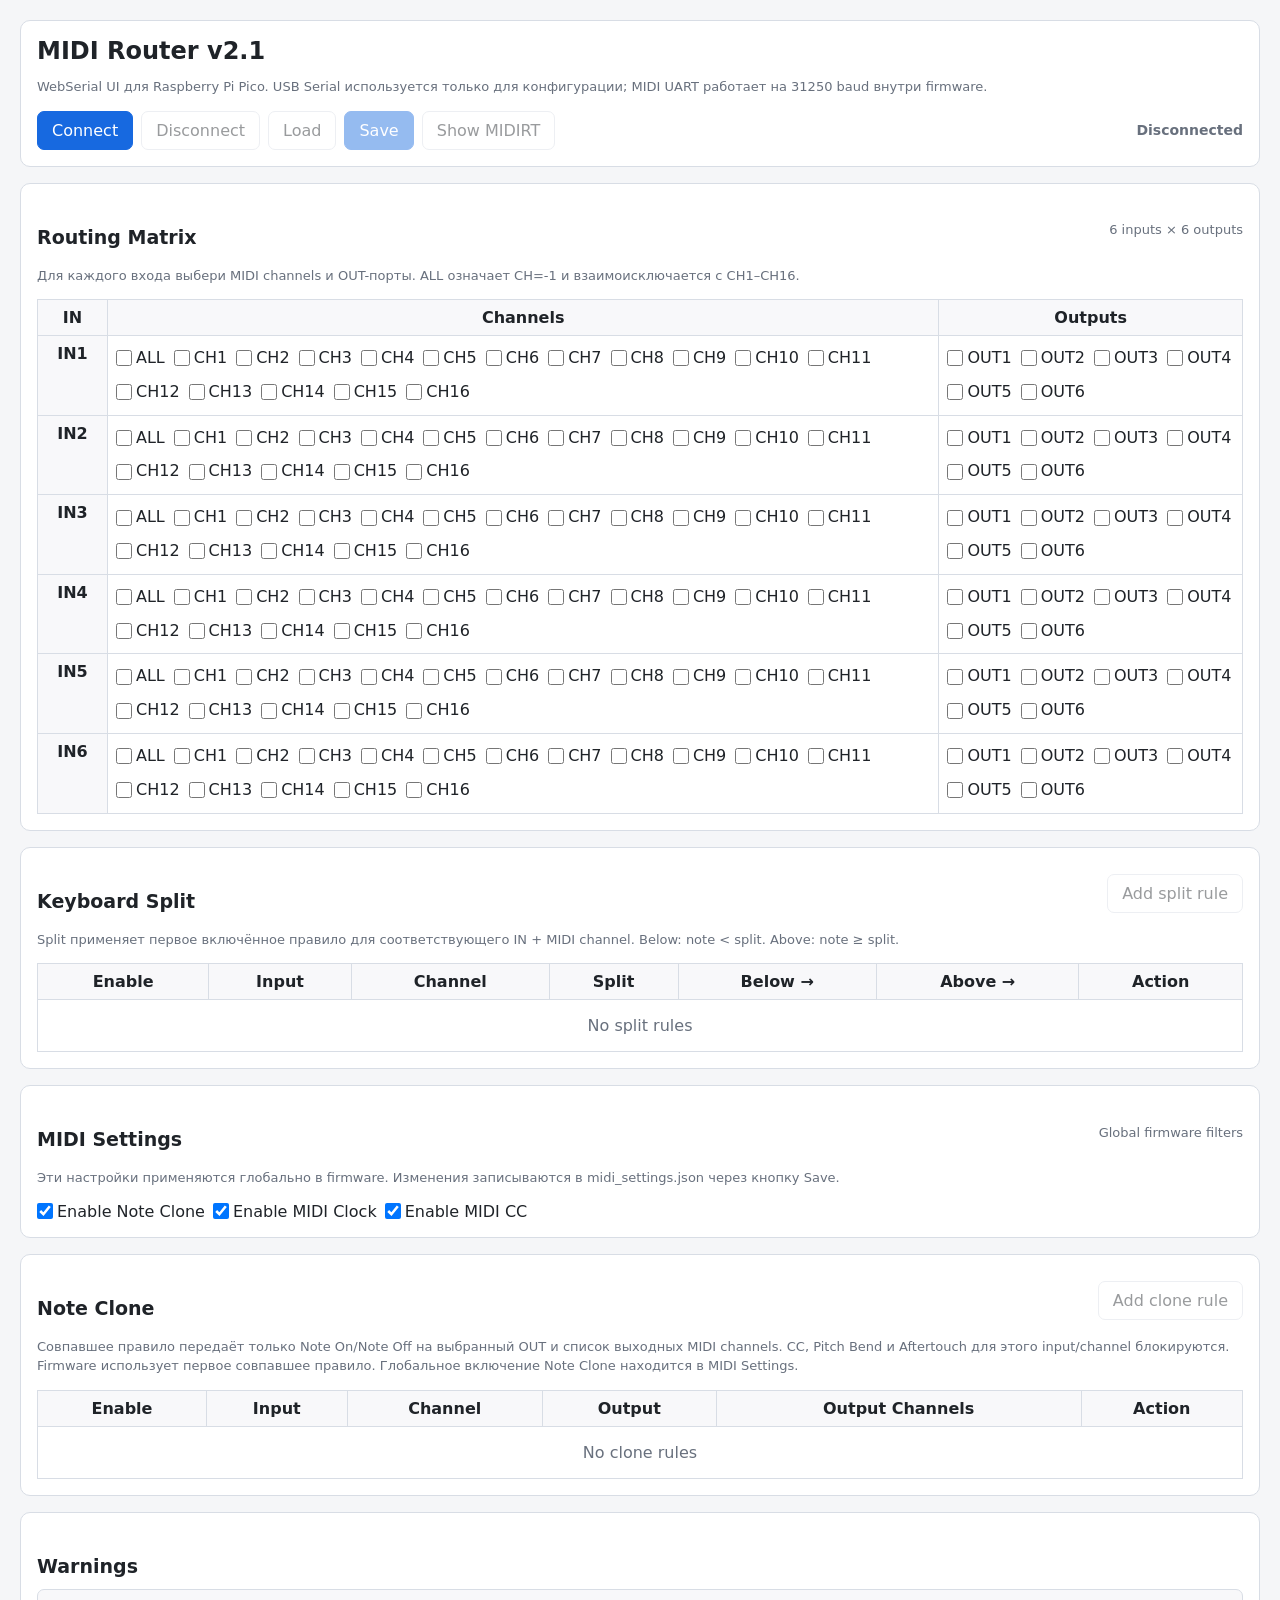
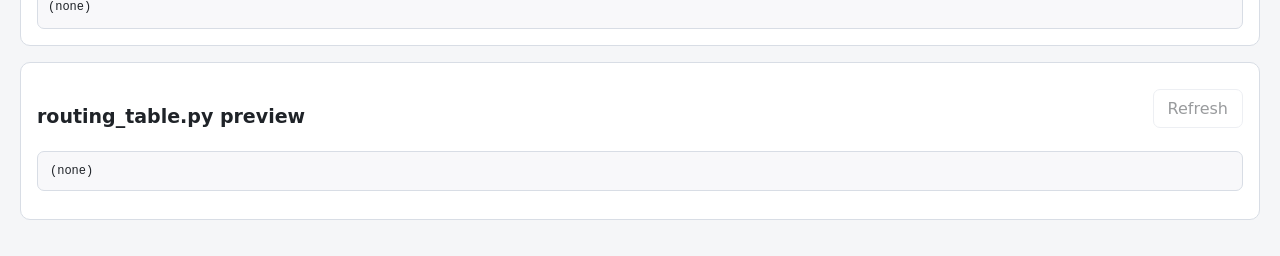
<file: index.html>
<!doctype html>
<html lang="ru">
<head>
<meta charset="utf-8">
<meta name="viewport" content="width=device-width,initial-scale=1">
<title>MIDI Router v2.1</title>
<style>
  :root {
    color-scheme: light dark;
    --bg: #f5f6f8;
    --panel: #fff;
    --text: #1f2328;
    --muted: #68707d;
    --border: #d8dde5;
    --accent: #1769e0;
    --ok: #16803c;
    --error: #c62828;
    --warn: #9a6700;
  }

  * { box-sizing: border-box; }

  body {
    margin: 0;
    padding: 20px;
    background: var(--bg);
    color: var(--text);
    font-family: system-ui, -apple-system, BlinkMacSystemFont, "Segoe UI", sans-serif;
  }

  main {
    max-width: 1500px;
    margin: 0 auto;
  }

  h1, h2 { margin: 0 0 12px; }
  h1 { font-size: 24px; }
  h2 { font-size: 19px; margin-top: 26px; }

  .panel {
    background: var(--panel);
    border: 1px solid var(--border);
    border-radius: 10px;
    padding: 16px;
    margin-bottom: 16px;
  }

  .toolbar {
    display: flex;
    flex-wrap: wrap;
    gap: 8px;
    align-items: center;
  }

  button {
    border: 1px solid var(--border);
    border-radius: 7px;
    padding: 9px 14px;
    background: var(--panel);
    color: var(--text);
    cursor: pointer;
    font: inherit;
  }

  button:hover:not(:disabled) {
    border-color: var(--accent);
  }

  button.primary {
    background: var(--accent);
    border-color: var(--accent);
    color: #fff;
  }

  button.danger {
    color: var(--error);
  }

  button:disabled {
    opacity: .45;
    cursor: not-allowed;
  }

  #status {
    margin-left: auto;
    font-size: 14px;
    font-weight: 600;
  }

  .status-ok { color: var(--ok); }
  .status-error { color: var(--error); }
  .status-neutral { color: var(--muted); }

  .hint {
    color: var(--muted);
    font-size: 13px;
    line-height: 1.5;
    margin: 6px 0 14px;
  }

  .matrix-wrap {
    overflow-x: auto;
  }

  table {
    width: 100%;
    border-collapse: collapse;
  }

  th, td {
    border: 1px solid var(--border);
    padding: 8px;
    vertical-align: top;
  }

  th {
    background: color-mix(in srgb, var(--bg) 75%, var(--panel));
    white-space: nowrap;
  }

  .matrix-table th:first-child {
    width: 70px;
  }

  .matrix-group {
    min-width: 380px;
  }

  .check-grid {
    display: flex;
    flex-wrap: wrap;
    gap: 5px 9px;
    line-height: 1.8;
  }

  label.check {
    display: inline-flex;
    align-items: center;
    gap: 4px;
    white-space: nowrap;
    cursor: pointer;
  }

  input[type="checkbox"] {
    width: 16px;
    height: 16px;
    margin: 0;
  }

  select, input[type="text"], input[type="number"] {
    min-height: 34px;
    border: 1px solid var(--border);
    border-radius: 6px;
    padding: 5px 8px;
    background: var(--panel);
    color: var(--text);
    font: inherit;
  }

  input[type="number"] {
    width: 70px;
  }

  .rule-table {
    min-width: 1050px;
  }

  .table-scroll {
    overflow-x: auto;
  }

  .rule-actions {
    display: flex;
    gap: 7px;
    flex-wrap: wrap;
    margin-top: 10px;
  }

  .inline {
    display: inline-flex;
    align-items: center;
    gap: 6px;
  }

  .zone {
    display: flex;
    flex-wrap: wrap;
    gap: 7px;
    align-items: center;
  }

  .warnings {
    white-space: pre-wrap;
    min-height: 40px;
    background: color-mix(in srgb, var(--bg) 75%, var(--panel));
    border: 1px solid var(--border);
    border-radius: 7px;
    padding: 10px;
    font-family: ui-monospace, SFMono-Regular, Menlo, monospace;
    font-size: 12px;
  }

  pre {
    white-space: pre-wrap;
    word-break: break-word;
    max-height: 500px;
    overflow: auto;
    background: color-mix(in srgb, var(--bg) 75%, var(--panel));
    border: 1px solid var(--border);
    border-radius: 7px;
    padding: 12px;
    font-size: 12px;
  }

  .empty {
    color: var(--muted);
    text-align: center;
    padding: 16px;
  }

  .section-toolbar {
    display: flex;
    flex-wrap: wrap;
    justify-content: space-between;
    gap: 8px;
    align-items: center;
  }

  .count {
    color: var(--muted);
    font-size: 13px;
  }

  .danger-row {
    color: var(--error);
  }

  @media (max-width: 700px) {
    body { padding: 10px; }
    #status { width: 100%; margin-left: 0; }
    .panel { padding: 10px; }
  }
</style>
</head>

<body>
<main>
  <div class="panel">
    <h1>MIDI Router v2.1</h1>
    <div class="hint">
      WebSerial UI для Raspberry Pi Pico. USB Serial используется только для
      конфигурации; MIDI UART работает на 31250 baud внутри firmware.
    </div>

    <div class="toolbar">
      <button id="btnConnect" class="primary">Connect</button>
      <button id="btnDisconnect" disabled>Disconnect</button>
      <button id="btnLoad" disabled>Load</button>
      <button id="btnSave" class="primary" disabled>Save</button>
      <button id="btnMidirt" disabled>Show MIDIRT</button>
      <span id="status" class="status-neutral">Disconnected</span>
    </div>
  </div>

  <section class="panel">
    <div class="section-toolbar">
      <h2>Routing Matrix</h2>
      <span class="count">6 inputs × 6 outputs</span>
    </div>

    <div class="hint">
      Для каждого входа выбери MIDI channels и OUT-порты.
      ALL означает CH=-1 и взаимоисключается с CH1–CH16.
    </div>

    <div class="matrix-wrap">
      <table class="matrix-table" id="matrixTable">
        <thead>
          <tr>
            <th>IN</th>
            <th>Channels</th>
            <th>Outputs</th>
          </tr>
        </thead>
        <tbody></tbody>
      </table>
    </div>
  </section>

  <section class="panel">
    <div class="section-toolbar">
      <h2>Keyboard Split</h2>
      <button id="btnAddSplit" disabled>Add split rule</button>
    </div>

    <div class="hint">
      Split применяет первое включённое правило для соответствующего IN + MIDI channel.
      Below: note &lt; split. Above: note ≥ split.
    </div>

    <div class="table-scroll">
      <table class="rule-table" id="splitTable">
        <thead>
          <tr>
            <th>Enable</th>
            <th>Input</th>
            <th>Channel</th>
            <th>Split</th>
            <th>Below →</th>
            <th>Above →</th>
            <th>Action</th>
          </tr>
        </thead>
        <tbody></tbody>
      </table>
    </div>
  </section>

  <section class="panel">
    <div class="section-toolbar">
      <h2>MIDI Settings</h2>
      <span class="count">Global firmware filters</span>
    </div>

    <div class="hint">
      Эти настройки применяются глобально в firmware. Изменения записываются
      в midi_settings.json через кнопку Save.
    </div>

    <div class="toolbar">
      <label class="check">
        <input type="checkbox" id="settingsNoteCloneEnabled">
        Enable Note Clone
      </label>

      <label class="check">
        <input type="checkbox" id="settingsClockEnabled">
        Enable MIDI Clock
      </label>

      <label class="check">
        <input type="checkbox" id="settingsCcEnabled">
        Enable MIDI CC
      </label>
    </div>
  </section>

  <section class="panel">
    <div class="section-toolbar">
      <h2>Note Clone</h2>
      <button id="btnAddClone" disabled>Add clone rule</button>
    </div>

    <div class="hint">
      Совпавшее правило передаёт только Note On/Note Off на выбранный OUT
      и список выходных MIDI channels. CC, Pitch Bend и Aftertouch для этого
      input/channel блокируются. Firmware использует первое совпавшее правило.
      Глобальное включение Note Clone находится в MIDI Settings.
    </div>

    <div class="table-scroll">
      <table class="rule-table" id="cloneTable">
        <thead>
          <tr>
            <th>Enable</th>
            <th>Input</th>
            <th>Channel</th>
            <th>Output</th>
            <th>Output Channels</th>
            <th>Action</th>
          </tr>
        </thead>
        <tbody></tbody>
      </table>
    </div>
  </section>

  <section class="panel">
    <h2>Warnings</h2>
    <div id="warnings" class="warnings">(none)</div>
  </section>

  <section class="panel">
    <div class="section-toolbar">
      <h2>routing_table.py preview</h2>
      <button id="btnRefreshMidirt" disabled>Refresh</button>
    </div>
    <pre id="midirt">(none)</pre>
  </section>
</main>

<script>
"use strict";

const NUM_PORTS = 6;
const NUM_OUTS = 6;
const NUM_CHANNELS = 16;
const MATRIX_VERSION = 2;

const el = (id) => document.getElementById(id);

const state = {
  port: null,
  reader: null,
  writer: null,
  readTask: null,
  rxBuf: "",
  pending: [],
  connected: false,
  matrix: null,
  split: null,
  clone: null,
  settings: null
};

function setStatus(message, kind = "neutral") {
  const node = el("status");
  node.textContent = message;
  node.className = "status-" + kind;
}

function setConnectedUI(connected) {
  state.connected = connected;

  el("btnConnect").disabled = connected;
  el("btnDisconnect").disabled = !connected;
  el("btnLoad").disabled = !connected;
  el("btnSave").disabled = !connected;
  el("btnMidirt").disabled = !connected;
  el("btnRefreshMidirt").disabled = !connected;
  el("btnAddSplit").disabled = !connected;
  el("btnAddClone").disabled = !connected;
}

function clampInteger(value, min, max, fallback) {
  const n = Number(value);
  if (!Number.isInteger(n)) {
    return fallback;
  }
  return Math.max(min, Math.min(max, n));
}

function createElement(tag, options = {}) {
  const node = document.createElement(tag);

  if (options.id) node.id = options.id;
  if (options.className) node.className = options.className;
  if (options.text !== undefined) node.textContent = options.text;

  if (options.attributes) {
    for (const [key, value] of Object.entries(options.attributes)) {
      node.setAttribute(key, value);
    }
  }

  return node;
}

function createSelect(items, value, onChange) {
  const select = createElement("select");

  for (const item of items) {
    const option = createElement("option", {
      text: item.label
    });
    option.value = String(item.value);
    option.selected = Number(item.value) === Number(value);
    select.appendChild(option);
  }

  if (onChange) {
    select.addEventListener("change", onChange);
  }

  return select;
}

function portOptions(prefix) {
  return Array.from({ length: NUM_PORTS }, (_, i) => ({
    label: `${prefix}${i + 1}`,
    value: i
  }));
}

function channelOptions() {
  return Array.from({ length: NUM_CHANNELS }, (_, i) => ({
    label: `CH${i + 1}`,
    value: i + 1
  }));
}

function outputOptions() {
  return portOptions("OUT");
}

function createCheck(labelText, checked, onChange) {
  const label = createElement("label", { className: "check" });
  const input = createElement("input", {
    attributes: { type: "checkbox" }
  });

  input.checked = !!checked;

  if (onChange) {
    input.addEventListener("change", onChange);
  }

  label.appendChild(input);
  label.appendChild(document.createTextNode(labelText));

  return { label, input };
}

function defaultMatrix() {
  return {
    version: MATRIX_VERSION,
    inputs: Array.from({ length: NUM_PORTS }, () => ({
      channels: [true, ...Array(NUM_CHANNELS).fill(false)],
      outputs: Array(NUM_OUTS).fill(true)
    })),
    warnings: []
  };
}

function sanitizeMatrix(mtx) {
  const fallback = defaultMatrix();

  if (!mtx || typeof mtx !== "object") {
    return fallback;
  }

  if (!Array.isArray(mtx.inputs) || mtx.inputs.length !== NUM_PORTS) {
    return fallback;
  }

  return {
    version: MATRIX_VERSION,
    inputs: mtx.inputs.map((row) => {
      const channels = Array.isArray(row?.channels) &&
        row.channels.length === NUM_CHANNELS + 1
        ? row.channels.slice(0, NUM_CHANNELS + 1).map(Boolean)
        : [true, ...Array(NUM_CHANNELS).fill(false)];

      const outputs = Array.isArray(row?.outputs) &&
        row.outputs.length === NUM_OUTS
        ? row.outputs.slice(0, NUM_OUTS).map(Boolean)
        : Array(NUM_OUTS).fill(true);

      return { channels, outputs };
    }),
    warnings: Array.isArray(mtx.warnings) ? mtx.warnings.slice() : []
  };
}

function buildMatrix() {
  const tbody = el("matrixTable").querySelector("tbody");
  tbody.innerHTML = "";

  for (let input = 0; input < NUM_PORTS; input++) {
    const row = createElement("tr");

    row.appendChild(createElement("th", {
      text: `IN${input + 1}`
    }));

    const channelCell = createElement("td");
    channelCell.className = "matrix-group";

    const channelGrid = createElement("div", {
      className: "check-grid"
    });

    const allCheck = createCheck(
      "ALL",
      false,
      () => {
        if (allCheck.input.checked) {
          for (let ch = 1; ch <= NUM_CHANNELS; ch++) {
            channelChecks[ch].input.checked = false;
          }
        }
      }
    );

    channelGrid.appendChild(allCheck.label);

    const channelChecks = {};

    for (let ch = 1; ch <= NUM_CHANNELS; ch++) {
      const check = createCheck(`CH${ch}`, false, () => {
        if (check.input.checked) {
          allCheck.input.checked = false;
        }
      });

      channelChecks[ch] = check;
      channelGrid.appendChild(check.label);
    }

    channelCell.appendChild(channelGrid);
    row.appendChild(channelCell);

    const outputCell = createElement("td");
    const outputGrid = createElement("div", {
      className: "check-grid"
    });

    for (let output = 0; output < NUM_OUTS; output++) {
      const check = createCheck(`OUT${output + 1}`, false);
      outputGrid.appendChild(check.label);
    }

    outputCell.appendChild(outputGrid);
    row.appendChild(outputCell);

    tbody.appendChild(row);
  }
}

function matrixRowNodes(input) {
  const row = el("matrixTable")
    .querySelector("tbody")
    .children[input];

  return {
    row,
    channels: Array.from(
      row.children[1].querySelectorAll('input[type="checkbox"]')
    ),
    outputs: Array.from(
      row.children[2].querySelectorAll('input[type="checkbox"]')
    )
  };
}

function applyMatrix(mtx) {
  const matrix = sanitizeMatrix(mtx);
  state.matrix = matrix;

  for (let input = 0; input < NUM_PORTS; input++) {
    const nodes = matrixRowNodes(input);
    const row = matrix.inputs[input];

    nodes.channels[0].checked = !!row.channels[0];

    for (let ch = 1; ch <= NUM_CHANNELS; ch++) {
      nodes.channels[ch].checked = !!row.channels[ch];
    }

    for (let output = 0; output < NUM_OUTS; output++) {
      nodes.outputs[output].checked = !!row.outputs[output];
    }
  }

  renderWarnings(matrix.warnings);
}

function collectMatrix() {
  const matrix = defaultMatrix();

  for (let input = 0; input < NUM_PORTS; input++) {
    const nodes = matrixRowNodes(input);

    matrix.inputs[input].channels =
      nodes.channels.map((node) => !!node.checked);

    matrix.inputs[input].outputs =
      nodes.outputs.map((node) => !!node.checked);
  }

  return matrix;
}

function renderWarnings(warnings) {
  if (!Array.isArray(warnings) || warnings.length === 0) {
    el("warnings").textContent = "(none)";
    return;
  }

  el("warnings").textContent = warnings.join("\n");
}

function createRuleButton(text, handler, danger = false) {
  const button = createElement("button", {
    text,
    className: danger ? "danger" : ""
  });

  button.type = "button";
  button.addEventListener("click", handler);

  return button;
}

function createNumberInput(value, min, max) {
  const input = createElement("input", {
    attributes: {
      type: "number",
      min: String(min),
      max: String(max)
    }
  });

  input.value = String(clampInteger(value, min, max, min));
  return input;
}

function createOutputChannelChecks(values, onChange) {
  const wrapper = createElement("div", {
    className: "check-grid"
  });

  const selected = new Set(
    Array.isArray(values)
      ? values.map(Number).filter(
          (value) => Number.isInteger(value) &&
            value >= 1 &&
            value <= NUM_CHANNELS
        )
      : []
  );

  for (let ch = 1; ch <= NUM_CHANNELS; ch++) {
    const check = createCheck(
      `CH${ch}`,
      selected.has(ch),
      onChange
    );

    check.input.dataset.channel = String(ch);
    wrapper.appendChild(check.label);
  }

  return wrapper;
}

function normalizeSplitRule(rule) {
  return {
    enabled: rule?.enabled !== false,
    input: clampInteger(rule?.input, 0, NUM_PORTS - 1, 0),
    channel: clampInteger(rule?.channel, 1, NUM_CHANNELS, 1),
    split_note: typeof rule?.split_note === "string"
      ? rule.split_note
      : "C4",
    low: {
      output: clampInteger(rule?.low?.output, 0, NUM_OUTS - 1, 0),
      channel: clampInteger(rule?.low?.channel, 1, NUM_CHANNELS, 1)
    },
    high: {
      output: clampInteger(rule?.high?.output, 0, NUM_OUTS - 1, 0),
      channel: clampInteger(rule?.high?.channel, 1, NUM_CHANNELS, 1)
    }
  };
}

function defaultSplitConfig() {
  return {
    version: 1,
    splits: []
  };
}

function renderSplitRules(config) {
  const tbody = el("splitTable").querySelector("tbody");
  tbody.innerHTML = "";

  const rules = Array.isArray(config?.splits)
    ? config.splits.map(normalizeSplitRule)
    : [];

  if (rules.length === 0) {
    const row = createElement("tr");
    const cell = createElement("td", {
      className: "empty",
      text: "No split rules"
    });
    cell.colSpan = 7;
    row.appendChild(cell);
    tbody.appendChild(row);
    return;
  }

  rules.forEach((rule, index) => {
    const row = createElement("tr");
    row.dataset.index = String(index);

    const enableCell = createElement("td");
    const enable = createCheck(
      "",
      rule.enabled,
      null
    );
    enableCell.appendChild(enable.label);
    row.appendChild(enableCell);

    const inputCell = createElement("td");
    const inputSelect = createSelect(
      portOptions("IN"),
      rule.input
    );
    inputCell.appendChild(inputSelect);
    row.appendChild(inputCell);

    const channelCell = createElement("td");
    const channelSelect = createSelect(
      channelOptions(),
      rule.channel
    );
    channelCell.appendChild(channelSelect);
    row.appendChild(channelCell);

    const splitCell = createElement("td");
    const splitNote = createElement("input", {
      attributes: {
        type: "text",
        size: "5",
        placeholder: "C4"
      }
    });
    splitNote.value = rule.split_note;
    splitCell.appendChild(splitNote);
    row.appendChild(splitCell);

    const lowCell = createElement("td");
    const lowZone = createElement("div", {
      className: "zone"
    });

    lowZone.appendChild(createElement("span", {
      text: "OUT"
    }));

    const lowOutput = createSelect(
      outputOptions(),
      rule.low.output
    );

    lowZone.appendChild(lowOutput);

    lowZone.appendChild(createElement("span", {
      text: "CH"
    }));

    const lowChannel = createSelect(
      channelOptions(),
      rule.low.channel
    );

    lowZone.appendChild(lowChannel);
    lowCell.appendChild(lowZone);
    row.appendChild(lowCell);

    const highCell = createElement("td");
    const highZone = createElement("div", {
      className: "zone"
    });

    highZone.appendChild(createElement("span", {
      text: "OUT"
    }));

    const highOutput = createSelect(
      outputOptions(),
      rule.high.output
    );

    highZone.appendChild(highOutput);

    highZone.appendChild(createElement("span", {
      text: "CH"
    }));

    const highChannel = createSelect(
      channelOptions(),
      rule.high.channel
    );

    highZone.appendChild(highChannel);
    highCell.appendChild(highZone);
    row.appendChild(highCell);

    const actionCell = createElement("td");
    actionCell.appendChild(
      createRuleButton("Delete", () => {
        const cfg = collectSplit();
        cfg.splits.splice(index, 1);
        renderSplitRules(cfg);
      }, true)
    );

    row.appendChild(actionCell);

    tbody.appendChild(row);
  });
}

function collectSplit() {
  const rows = Array.from(
    el("splitTable").querySelector("tbody").children
  );

  const splits = [];

  for (const row of rows) {
    if (!row.dataset.index) {
      continue;
    }

    const cells = row.children;
    const enable = cells[0].querySelector("input");
    const selects = row.querySelectorAll("select");
    const splitNote = cells[3].querySelector("input");

    splits.push({
      enabled: !!enable.checked,
      input: Number(selects[0].value),
      channel: Number(selects[1].value),
      split_note: splitNote.value.trim(),
      low: {
        output: Number(selects[2].value),
        channel: Number(selects[3].value)
      },
      high: {
        output: Number(selects[4].value),
        channel: Number(selects[5].value)
      }
    });
  }

  return {
    version: 1,
    splits
  };
}

function addSplitRule() {
  const cfg = collectSplit();

  cfg.splits.push({
    enabled: true,
    input: 0,
    channel: 1,
    split_note: "C4",
    low: {
      output: 0,
      channel: 2
    },
    high: {
      output: 0,
      channel: 3
    }
  });

  renderSplitRules(cfg);
}

function normalizeCloneRule(rule) {
  return {
    enabled: rule?.enabled !== false,
    input: clampInteger(rule?.input, 0, NUM_PORTS - 1, 0),
    channel: clampInteger(rule?.channel, 1, NUM_CHANNELS, 1),
    output: clampInteger(rule?.output, 0, NUM_OUTS - 1, 0),
    output_channels: Array.isArray(rule?.output_channels)
      ? rule.output_channels
          .map(Number)
          .filter(
            (value) => Number.isInteger(value) &&
              value >= 1 &&
              value <= NUM_CHANNELS
          )
      : []
  };
}

function defaultCloneConfig() {
  return {
    version: 1,
    rules: []
  };
}

function defaultMidiSettings() {
  return {
    version: 1,
    clock_enabled: true,
    cc_enabled: true,
    note_clone_enabled: true
  };
}

function sanitizeMidiSettings(settings) {
  if (!settings || typeof settings !== "object") {
    return defaultMidiSettings();
  }

  return {
    version: 1,
    clock_enabled: settings.clock_enabled !== false,
    cc_enabled: settings.cc_enabled !== false,
    note_clone_enabled: settings.note_clone_enabled !== false
  };
}

function applyMidiSettings(settings) {
  const normalized = sanitizeMidiSettings(settings);
  state.settings = normalized;

  el("settingsNoteCloneEnabled").checked =
    normalized.note_clone_enabled;

  el("settingsClockEnabled").checked =
    normalized.clock_enabled;

  el("settingsCcEnabled").checked =
    normalized.cc_enabled;
}

function collectMidiSettings() {
  return {
    version: 1,
    clock_enabled: !!el("settingsClockEnabled").checked,
    cc_enabled: !!el("settingsCcEnabled").checked,
    note_clone_enabled: !!el("settingsNoteCloneEnabled").checked
  };
}

function renderCloneRules(config) {
  const tbody = el("cloneTable").querySelector("tbody");
  tbody.innerHTML = "";

  const rules = Array.isArray(config?.rules)
    ? config.rules.map(normalizeCloneRule)
    : [];

  if (rules.length === 0) {
    const row = createElement("tr");
    const cell = createElement("td", {
      className: "empty",
      text: "No clone rules"
    });
    cell.colSpan = 6;
    row.appendChild(cell);
    tbody.appendChild(row);
    return;
  }

  rules.forEach((rule, index) => {
    const row = createElement("tr");
    row.dataset.index = String(index);

    const enableCell = createElement("td");
    const enable = createCheck("", rule.enabled);
    enableCell.appendChild(enable.label);
    row.appendChild(enableCell);

    const inputCell = createElement("td");
    inputCell.appendChild(
      createSelect(portOptions("IN"), rule.input)
    );
    row.appendChild(inputCell);

    const channelCell = createElement("td");
    channelCell.appendChild(
      createSelect(channelOptions(), rule.channel)
    );
    row.appendChild(channelCell);

    const outputCell = createElement("td");
    outputCell.appendChild(
      createSelect(outputOptions(), rule.output)
    );
    row.appendChild(outputCell);

    const channelsCell = createElement("td");
    channelsCell.appendChild(
      createOutputChannelChecks(rule.output_channels)
    );
    row.appendChild(channelsCell);

    const actionCell = createElement("td");
    actionCell.appendChild(
      createRuleButton("Delete", () => {
        const cfg = collectClone();
        cfg.rules.splice(index, 1);
        renderCloneRules(cfg);
      }, true)
    );
    row.appendChild(actionCell);

    tbody.appendChild(row);
  });
}

function collectClone() {
  const rows = Array.from(
    el("cloneTable").querySelector("tbody").children
  );

  const rules = [];

  for (const row of rows) {
    if (!row.dataset.index) {
      continue;
    }

    const cells = row.children;
    const enable = cells[0].querySelector("input");
    const selects = row.querySelectorAll("select");
    const channelInputs = cells[4].querySelectorAll(
      'input[type="checkbox"]'
    );

    const outputChannels = [];

    for (const input of channelInputs) {
      if (input.checked) {
        outputChannels.push(Number(input.dataset.channel));
      }
    }

    rules.push({
      enabled: !!enable.checked,
      input: Number(selects[0].value),
      channel: Number(selects[1].value),
      output: Number(selects[2].value),
      output_channels: outputChannels
    });
  }

  return {
    version: 1,
    rules
  };
}

function addCloneRule() {
  const cfg = collectClone();

  cfg.rules.push({
    enabled: true,
    input: 0,
    channel: 1,
    output: 0,
    output_channels: [1]
  });

  renderCloneRules(cfg);
}

async function connect() {
  if (!("serial" in navigator)) {
    throw new Error("WebSerial is not supported. Use Chrome or Edge.");
  }

  state.port = await navigator.serial.requestPort();
  await state.port.open({ baudRate: 115200 });

  state.writer = state.port.writable.getWriter();
  state.reader = state.port.readable.getReader();

  state.rxBuf = "";
  state.pending = [];

  state.readTask = readLoop();
  setConnectedUI(true);
  setStatus("Connected", "ok");
}

async function disconnect() {
  const currentReader = state.reader;
  const currentWriter = state.writer;
  const currentPort = state.port;

  state.reader = null;
  state.writer = null;
  state.port = null;
  state.connected = false;

  try {
    if (currentReader) {
      await currentReader.cancel();
      currentReader.releaseLock();
    }
  } catch (_) {}

  try {
    if (currentWriter) {
      currentWriter.releaseLock();
    }
  } catch (_) {}

  try {
    if (currentPort) {
      await currentPort.close();
    }
  } catch (_) {}

  for (const pending of state.pending) {
    pending.reject(new Error("Disconnected"));
  }

  state.pending = [];
  state.rxBuf = "";
  setConnectedUI(false);
  setStatus("Disconnected", "neutral");
}

async function readLoop() {
  const decoder = new TextDecoder();

  try {
    while (state.reader) {
      const result = await state.reader.read();

      if (result.done) {
        break;
      }

      if (result.value) {
        state.rxBuf += decoder.decode(result.value, {
          stream: true
        });

        let index;

        while ((index = state.rxBuf.indexOf("\n")) >= 0) {
          const line = state.rxBuf
            .slice(0, index)
            .replace(/\r$/, "");

          state.rxBuf = state.rxBuf.slice(index + 1);
          dispatchLine(line);
        }
      }
    }
  } catch (error) {
    if (state.connected) {
      setStatus("Serial read failed: " + error.message, "error");
    }
  }
}

function dispatchLine(line) {
  if (state.pending.length === 0) {
    return;
  }

  const request = state.pending.shift();
  request.resolve(line);
}

function readLine(timeoutMs = 5000) {
  return new Promise((resolve, reject) => {
    const item = { resolve, reject };

    const timer = setTimeout(() => {
      const index = state.pending.indexOf(item);

      if (index >= 0) {
        state.pending.splice(index, 1);
      }

      reject(new Error("Serial response timeout"));
    }, timeoutMs);

    item.resolve = (line) => {
      clearTimeout(timer);
      resolve(line);
    };

    item.reject = (error) => {
      clearTimeout(timer);
      reject(error);
    };

    state.pending.push(item);
  });
}

async function sendLine(text) {
  if (!state.writer) {
    throw new Error("Not connected");
  }

  const data = new TextEncoder().encode(text + "\n");
  await state.writer.write(data);
}

async function rpcGet() {
  await sendLine("GET");

  const line = await readLine();

  if (!line.startsWith("OK ")) {
    throw new Error(line);
  }

  return JSON.parse(line.slice(3));
}

async function rpcSet(obj) {
  await sendLine("SET " + JSON.stringify(obj));

  const line = await readLine();

  if (!line.startsWith("OK")) {
    throw new Error(line);
  }
}

async function rpcGetSplit() {
  await sendLine("GETSPLIT");

  const line = await readLine();

  if (!line.startsWith("OK ")) {
    throw new Error(line);
  }

  return JSON.parse(line.slice(3));
}

async function rpcSetSplit(obj) {
  await sendLine("SETSPLIT " + JSON.stringify(obj));

  const line = await readLine();

  if (!line.startsWith("OK")) {
    throw new Error(line);
  }
}

async function rpcGetClone() {
  await sendLine("GETNOTECLONE");

  const line = await readLine();

  if (!line.startsWith("OK ")) {
    throw new Error(line);
  }

  return JSON.parse(line.slice(3));
}

async function rpcSetClone(obj) {
  await sendLine("SETNOTECLONE " + JSON.stringify(obj));

  const line = await readLine();

  if (!line.startsWith("OK")) {
    throw new Error(line);
  }
}

async function rpcGetSettings() {
  await sendLine("GETSETTINGS");

  const line = await readLine();

  if (!line.startsWith("OK ")) {
    throw new Error(line);
  }

  return JSON.parse(line.slice(3));
}

async function rpcSetSettings(obj) {
  await sendLine("SETSETTINGS " + JSON.stringify(obj));

  const line = await readLine();

  if (!line.startsWith("OK")) {
    throw new Error(line);
  }
}

async function rpcMidirt() {
  await sendLine("MIDIRT");

  const lines = [];

  while (true) {
    const line = await readLine();

    if (line === "END") {
      break;
    }

    if (line.startsWith("ERR")) {
      throw new Error(line);
    }

    if (line !== "BEGIN") {
      lines.push(line);
    }
  }

  return lines.join("\n");
}

async function loadAll() {
  const matrix = await rpcGet();
  applyMatrix(matrix);

  const split = await rpcGetSplit();
  state.split = split;
  renderSplitRules(split);

  const clone = await rpcGetClone();
  state.clone = clone;
  renderCloneRules(clone);

  const settings = await rpcGetSettings();
  applyMidiSettings(settings);
}

async function saveAll() {
  const matrix = collectMatrix();
  const split = collectSplit();
  const clone = collectClone();
  const settings = collectMidiSettings();

  await rpcSet(matrix);
  await rpcSetSplit(split);
  await rpcSetClone(clone);
  await rpcSetSettings(settings);

  await loadAll();
}

async function refreshMidirt() {
  el("midirt").textContent = await rpcMidirt();
}

el("btnConnect").addEventListener("click", async () => {
  try {
    setStatus("Connecting...", "neutral");
    await connect();

    try {
      await loadAll();
      setStatus("Connected / Loaded", "ok");
    } catch (error) {
      setStatus("Connected, load failed: " + error.message, "error");
    }
  } catch (error) {
    await disconnect();
    setStatus("Connect failed: " + error.message, "error");
  }
});

el("btnDisconnect").addEventListener("click", async () => {
  await disconnect();
});

el("btnLoad").addEventListener("click", async () => {
  try {
    setStatus("Loading...", "neutral");
    await loadAll();
    setStatus("Loaded", "ok");
  } catch (error) {
    setStatus("Load failed: " + error.message, "error");
  }
});

el("btnSave").addEventListener("click", async () => {
  try {
    setStatus("Saving...", "neutral");
    await saveAll();
    setStatus("Saved", "ok");
  } catch (error) {
    setStatus("Save failed: " + error.message, "error");
  }
});

el("btnMidirt").addEventListener("click", async () => {
  try {
    setStatus("Reading MIDIRT...", "neutral");
    await refreshMidirt();
    setStatus("MIDIRT loaded", "ok");
  } catch (error) {
    el("midirt").textContent = "Failed: " + error.message;
    setStatus("MIDIRT failed", "error");
  }
});

el("btnRefreshMidirt").addEventListener("click", async () => {
  try {
    await refreshMidirt();
    setStatus("MIDIRT loaded", "ok");
  } catch (error) {
    el("midirt").textContent = "Failed: " + error.message;
    setStatus("MIDIRT failed", "error");
  }
});

el("btnAddSplit").addEventListener("click", addSplitRule);
el("btnAddClone").addEventListener("click", addCloneRule);

el("settingsNoteCloneEnabled").addEventListener("change", () => {
  state.settings = collectMidiSettings();
});

el("settingsClockEnabled").addEventListener("change", () => {
  state.settings = collectMidiSettings();
});

el("settingsCcEnabled").addEventListener("change", () => {
  state.settings = collectMidiSettings();
});

buildMatrix();
renderSplitRules(defaultSplitConfig());
renderCloneRules(defaultCloneConfig());
applyMidiSettings(defaultMidiSettings());
setConnectedUI(false);
</script>
</body>
</html>
</file>
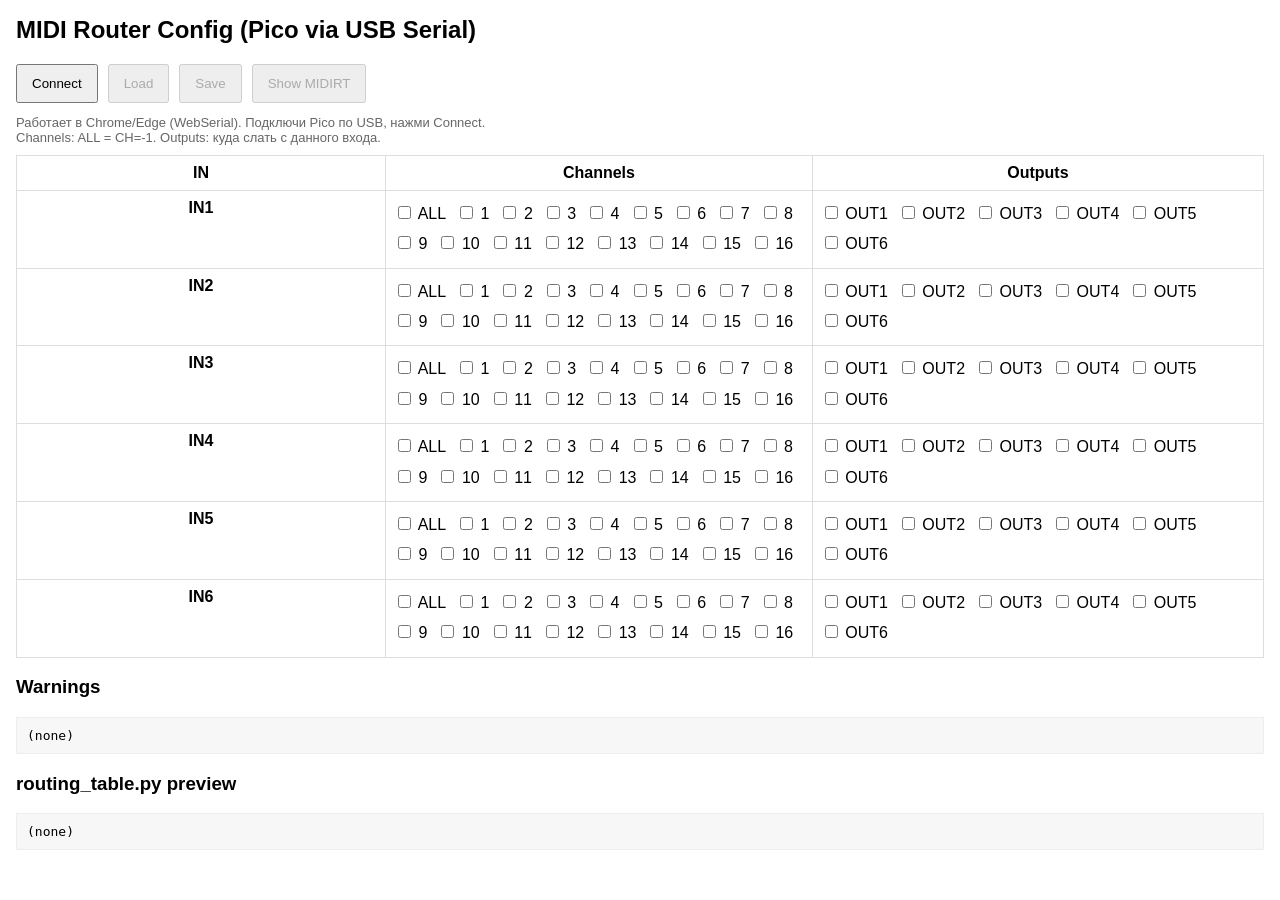
<file: MIDI router V2/index.html>
<html>
<head>
<meta charset="utf-8" />
<meta name="viewport" content="width=device-width,initial-scale=1" />
<title>MIDI Router (USB)</title>
<style>
  body { font-family: sans-serif; margin: 16px; }
  table { border-collapse: collapse; width: 100%; }
  th, td { border: 1px solid #ddd; padding: 8px; vertical-align: top; }
  th { width: 60px; white-space: nowrap; }
  .wrap { line-height: 1.9; }
  .cb { display:inline-block; margin-right: 10px; white-space: nowrap; }
  .bar { display:flex; gap:10px; align-items:center; margin: 12px 0; flex-wrap: wrap; }
  button { padding: 10px 14px; }
  #status { font-size: 14px; }
  .hint { color:#666; font-size: 13px; margin-bottom: 10px; }
  pre { background:#f7f7f7; padding:10px; border:1px solid #eee; overflow:auto; }
</style>
</head>
<body>
<h2>MIDI Router Config (Pico via USB Serial)</h2>

<div class="bar">
  <button id="btnConnect">Connect</button>
  <button id="btnLoad" disabled>Load</button>
  <button id="btnSave" disabled>Save</button>
  <button id="btnMidirt" disabled>Show MIDIRT</button>
  <span id="status"></span>
</div>

<div class="hint">
  Работает в Chrome/Edge (WebSerial). Подключи Pico по USB, нажми Connect.<br/>
  Channels: ALL = CH=-1. Outputs: куда слать с данного входа.
</div>

<table id="tbl">
  <thead><tr><th>IN</th><th>Channels</th><th>Outputs</th></tr></thead>
  <tbody></tbody>
</table>

<h3>Warnings</h3>
<pre id="warn">(none)</pre>

<h3>routing_table.py preview</h3>
<pre id="midirt">(none)</pre>

<script>
const NUM_PORTS = 6;
const NUM_OUTS = 6;
const CH_LABELS = ["ALL", ...Array.from({length:16}, (_,i)=>String(i+1))];

const el = (id) => document.getElementById(id);
const sid = (i, kind, j) => `in${i}-${kind}${j}`;
const setStatus = (msg, ok=true) => { el("status").textContent = msg; el("status").style.color = ok ? "green":"crimson"; };

function buildTable() {
  const tb = el("tbl").querySelector("tbody");
  tb.innerHTML = "";
  for (let i=0;i<NUM_PORTS;i++) {
    const tr = document.createElement("tr");
    const th = document.createElement("th");
    th.textContent = `IN${i+1}`;
    tr.appendChild(th);

    const tdCh = document.createElement("td"); tdCh.className = "wrap";
    for (let c=0;c<17;c++) {
      const lab = document.createElement("label"); lab.className = "cb";
      const inp = document.createElement("input"); inp.type="checkbox"; inp.id = sid(i,"ch",c);
      lab.appendChild(inp);
      lab.appendChild(document.createTextNode(" " + CH_LABELS[c]));
      tdCh.appendChild(lab);
    }
    tr.appendChild(tdCh);

    const tdOut = document.createElement("td"); tdOut.className = "wrap";
    for (let o=0;o<NUM_OUTS;o++) {
      const lab = document.createElement("label"); lab.className = "cb";
      const inp = document.createElement("input"); inp.type="checkbox"; inp.id = sid(i,"out",o);
      lab.appendChild(inp);
      lab.appendChild(document.createTextNode(" OUT" + (o+1)));
      tdOut.appendChild(lab);
    }
    tr.appendChild(tdOut);

    tb.appendChild(tr);
  }
}

buildTable();

let port = null;
let reader = null;
let writer = null;
let rxBuf = "";
let pending = []; // queue of resolvers waiting for lines

function pushLine(line) {
  if (pending.length) pending.shift()(line);
}

async function readLoop() {
  const dec = new TextDecoder();
  while (true) {
    const { value, done } = await reader.read();
    if (done) break;
    const chunk = dec.decode(value);
    rxBuf += chunk;
    let idx;
    while ((idx = rxBuf.indexOf("\n")) >= 0) {
      const line = rxBuf.slice(0, idx).replace(/\r$/, "");
      rxBuf = rxBuf.slice(idx+1);
      pushLine(line);
    }
  }
}

function readLine() {
  return new Promise((resolve) => pending.push(resolve));
}

async function sendLine(s) {
  const enc = new TextEncoder();
  await writer.write(enc.encode(s + "\n"));
}

async function rpcGet() {
  await sendLine("GET");
  const line = await readLine();
  if (!line.startsWith("OK ")) throw new Error(line);
  return JSON.parse(line.slice(3));
}

async function rpcSet(obj) {
  const payload = JSON.stringify(obj);
  await sendLine("SET " + payload);
  const line = await readLine();
  if (!line.startsWith("OK")) throw new Error(line);
  return true;
}

async function rpcMidirt() {
  await sendLine("MIDIRT");
  let out = [];
  while (true) {
    const line = await readLine();
    if (line === "END") break;
    if (line.startsWith("ERR")) throw new Error(line);
    if (line !== "BEGIN") out.push(line);
  }
  return out.join("\n");
}

function collectMatrix() {
  const m = { version: 1, inputs: [], warnings: [] };
  for (let i=0;i<NUM_PORTS;i++) {
    const channels = [];
    const outputs = [];
    for (let c=0;c<17;c++) channels.push(!!el(sid(i,"ch",c)).checked);
    for (let o=0;o<NUM_OUTS;o++) outputs.push(!!el(sid(i,"out",o)).checked);
    m.inputs.push({ channels, outputs });
  }
  return m;
}

function applyMatrix(m) {
  for (let i=0;i<NUM_PORTS;i++) {
    for (let c=0;c<17;c++) el(sid(i,"ch",c)).checked = !!m.inputs[i].channels[c];
    for (let o=0;o<NUM_OUTS;o++) el(sid(i,"out",o)).checked = !!m.inputs[i].outputs[o];
  }
  el("warn").textContent = (m.warnings && m.warnings.length) ? m.warnings.join("\n") : "(none)";
}

el("btnConnect").addEventListener("click", async () => {
  try {
    port = await navigator.serial.requestPort();
    await port.open({ baudRate: 115200 });
    writer = port.writable.getWriter();
    reader = port.readable.getReader();
    readLoop();
    el("btnLoad").disabled = false;
    el("btnSave").disabled = false;
    el("btnMidirt").disabled = false;
    setStatus("Connected");
  } catch (e) {
    setStatus("Connect failed: " + e, false);
  }
});

el("btnLoad").addEventListener("click", async () => {
  try {
    const m = await rpcGet();
    applyMatrix(m);
    setStatus("Loaded");
  } catch (e) {
    setStatus("Load failed: " + e, false);
  }
});

el("btnSave").addEventListener("click", async () => {
  try {
    const m = collectMatrix();
    await rpcSet(m);
    const m2 = await rpcGet();
    applyMatrix(m2);
    setStatus("Saved");
  } catch (e) {
    setStatus("Save failed: " + e, false);
  }
});

el("btnMidirt").addEventListener("click", async () => {
  try {
    el("midirt").textContent = await rpcMidirt();
  } catch (e) {
    el("midirt").textContent = "Failed: " + e;
  }
});
</script>
</body>
</html>
</file>
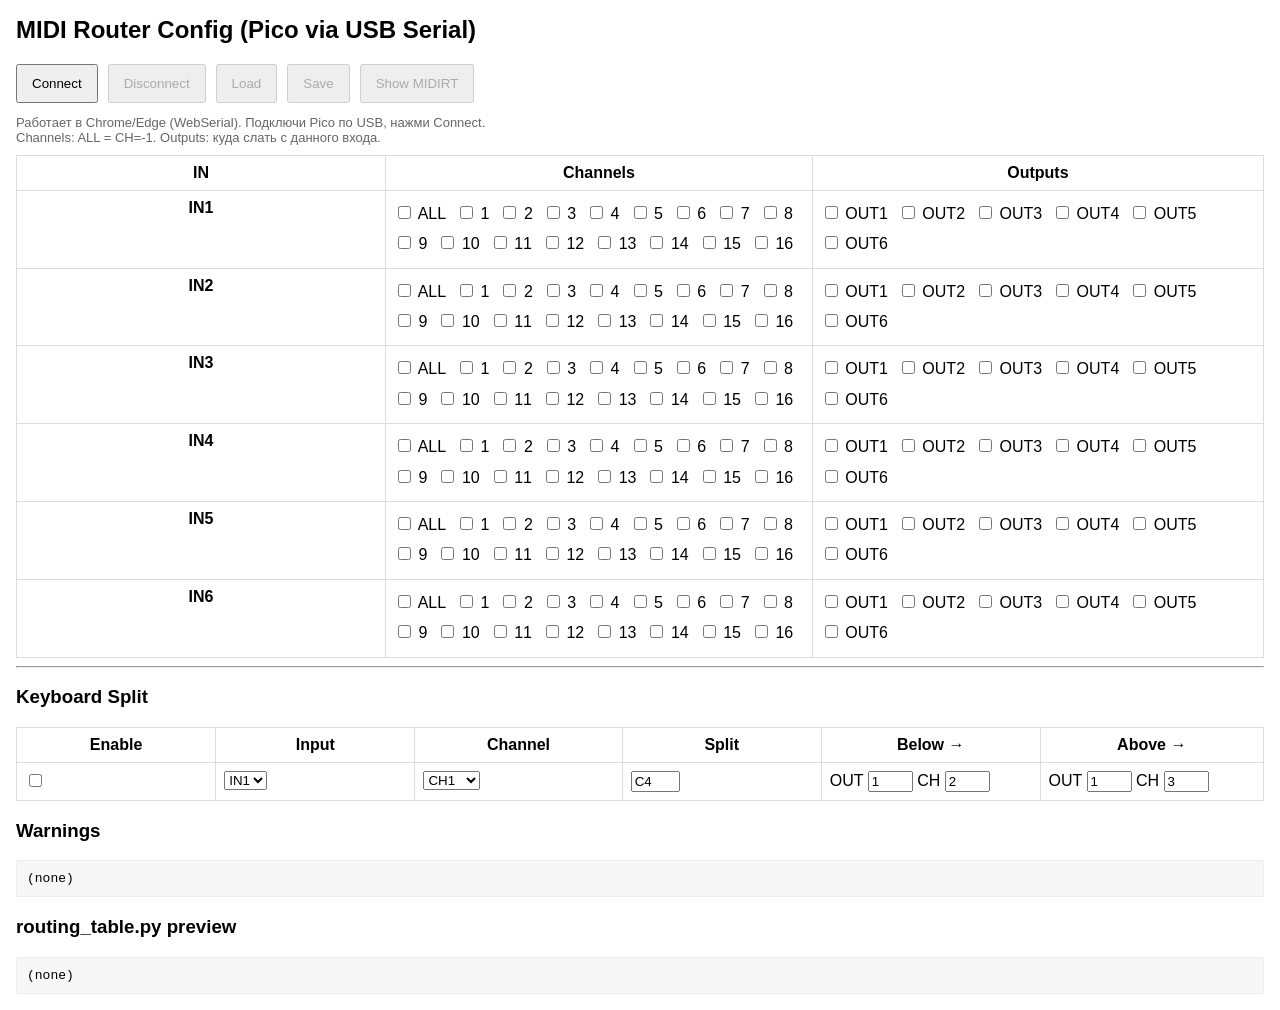
<file: MIDI router V4/index.html>
<html>
<head>
<meta charset="utf-8" />
<meta name="viewport" content="width=device-width,initial-scale=1" />
<title>MIDI Router (USB)</title>
<style>
  body { font-family: sans-serif; margin: 16px; }
  table { border-collapse: collapse; width: 100%; }
  th, td { border: 1px solid #ddd; padding: 8px; vertical-align: top; }
  th { width: 60px; white-space: nowrap; }
  .wrap { line-height: 1.9; }
  .cb { display:inline-block; margin-right: 10px; white-space: nowrap; }
  .bar { display:flex; gap:10px; align-items:center; margin: 12px 0; flex-wrap: wrap; }
  button { padding: 10px 14px; }
  #status { font-size: 14px; }
  .hint { color:#666; font-size: 13px; margin-bottom: 10px; }
  pre { background:#f7f7f7; padding:10px; border:1px solid #eee; overflow:auto; }
</style>
</head>
<body>
<h2>MIDI Router Config (Pico via USB Serial)</h2>

<div class="bar">
  <button id="btnConnect">Connect</button>
  <button id="btnDisconnect" disabled>Disconnect</button>
  <button id="btnLoad" disabled>Load</button>
  <button id="btnSave" disabled>Save</button>
  <button id="btnMidirt" disabled>Show MIDIRT</button>
  <span id="status"></span>
</div>

<div class="hint">
  Работает в Chrome/Edge (WebSerial). Подключи Pico по USB, нажми Connect.<br/>
  Channels: ALL = CH=-1. Outputs: куда слать с данного входа.
</div>

<table id="tbl">
  <thead><tr><th>IN</th><th>Channels</th><th>Outputs</th></tr></thead>
  <tbody></tbody>
</table>
<hr>

<h3>Keyboard Split</h3>

<table id="splitTable">
<thead>
<tr>
<th>Enable</th>
<th>Input</th>
<th>Channel</th>
<th>Split</th>
<th>Below →</th>
<th>Above →</th>
</tr>
</thead>

<tbody>

<tr>

<td>
<input type="checkbox" id="splitEnable0">
</td>

<td>
<select id="splitIn0">
<option>IN1</option>
<option>IN2</option>
<option>IN3</option>
<option>IN4</option>
<option>IN5</option>
<option>IN6</option>
</select>
</td>

<td>
<select id="splitCh0">
<option>CH1</option>
<option>CH2</option>
<option>CH3</option>
<option>CH4</option>
<option>CH5</option>
<option>CH6</option>
<option>CH7</option>
<option>CH8</option>
<option>CH9</option>
<option>CH10</option>
<option>CH11</option>
<option>CH12</option>
<option>CH13</option>
<option>CH14</option>
<option>CH15</option>
<option>CH16</option>
</select>
</td>

<td>
<input id="splitNote0" value="C4" size="4">
</td>

<td>
OUT
<input id="splitLowOut0" type="number" min="1" max="6" value="1" style="width:45px">
CH
<input id="splitLowCh0" type="number" min="1" max="16" value="2" style="width:45px">
</td>

<td>
OUT
<input id="splitHighOut0" type="number" min="1" max="6" value="1" style="width:45px">
CH
<input id="splitHighCh0" type="number" min="1" max="16" value="3" style="width:45px">
</td>

</tr>

</tbody>
</table>
<h3>Warnings</h3>
<pre id="warn">(none)</pre>

<h3>routing_table.py preview</h3>
<pre id="midirt">(none)</pre>

<script>
const NUM_PORTS = 6;
const NUM_OUTS = 6;
const CH_LABELS = ["ALL", ...Array.from({length:16}, (_,i)=>String(i+1))];

const el = (id) => document.getElementById(id);
const sid = (i, kind, j) => `in${i}-${kind}${j}`;
const setStatus = (msg, ok=true) => { el("status").textContent = msg; el("status").style.color = ok ? "green":"crimson"; };

function buildTable() {
  const tb = el("tbl").querySelector("tbody");
  tb.innerHTML = "";
  for (let i=0;i<NUM_PORTS;i++) {
    const tr = document.createElement("tr");
    const th = document.createElement("th");
    th.textContent = `IN${i+1}`;
    tr.appendChild(th);

    const tdCh = document.createElement("td"); tdCh.className = "wrap";
    for (let c=0;c<17;c++) {
      const lab = document.createElement("label"); lab.className = "cb";
      const inp = document.createElement("input"); inp.type="checkbox"; inp.id = sid(i,"ch",c);
      lab.appendChild(inp);
      lab.appendChild(document.createTextNode(" " + CH_LABELS[c]));
      tdCh.appendChild(lab);
    }
    tr.appendChild(tdCh);

    const tdOut = document.createElement("td"); tdOut.className = "wrap";
    for (let o=0;o<NUM_OUTS;o++) {
      const lab = document.createElement("label"); lab.className = "cb";
      const inp = document.createElement("input"); inp.type="checkbox"; inp.id = sid(i,"out",o);
      lab.appendChild(inp);
      lab.appendChild(document.createTextNode(" OUT" + (o+1)));
      tdOut.appendChild(lab);
    }
    tr.appendChild(tdOut);

    tb.appendChild(tr);
  }
}

buildTable();

let port = null;
let reader = null;
let writer = null;
let rxBuf = "";
let pending = []; // queue of resolvers waiting for lines

function setConnectedUI(connected) {
  el("btnDisconnect").disabled = !connected;
  el("btnLoad").disabled = !connected;
  el("btnSave").disabled = !connected;
  el("btnMidirt").disabled = !connected;
}

async function disconnect() {
  try {
    // Stop reader loop
    try { if (reader) await reader.cancel(); } catch (e) {}
    try { if (reader) reader.releaseLock(); } catch (e) {}
    reader = null;

    try { if (writer) writer.releaseLock(); } catch (e) {}
    writer = null;

    try { if (port) await port.close(); } catch (e) {}
    port = null;

    rxBuf = "";
    pending = [];
    setConnectedUI(false);
    setStatus("Disconnected");
  } catch (e) {
    setStatus("Disconnect failed: " + e, false);
  }
}


function pushLine(line) {
  if (pending.length) pending.shift()(line);
}

async function readLoop() {
  const dec = new TextDecoder();
  while (true) {
    const { value, done } = await reader.read();
    if (done) break;
    const chunk = dec.decode(value);
    rxBuf += chunk;
    let idx;
    while ((idx = rxBuf.indexOf("\n")) >= 0) {
      const line = rxBuf.slice(0, idx).replace(/\r$/, "");
      rxBuf = rxBuf.slice(idx+1);
      pushLine(line);
    }
  }
}

function readLine() {
  return new Promise((resolve) => pending.push(resolve));
}

async function sendLine(s) {
  const enc = new TextEncoder();
  await writer.write(enc.encode(s + "\n"));
}

async function rpcGet() {
  await sendLine("GET");
  const line = await readLine();
  if (!line.startsWith("OK ")) throw new Error(line);
  return JSON.parse(line.slice(3));
}

async function rpcSet(obj) {
  const payload = JSON.stringify(obj);
  await sendLine("SET " + payload);
  const line = await readLine();
  if (!line.startsWith("OK")) throw new Error(line);
  return true;
}
async function rpcGetSplit() {

  await sendLine("GETSPLIT");

  const line = await readLine();

  if (!line.startsWith("OK ")) throw new Error(line);

  return JSON.parse(line.slice(3));

}

async function rpcSetSplit(obj) {

  const payload = JSON.stringify(obj);

  await sendLine("SETSPLIT " + payload);

  const line = await readLine();

  if (!line.startsWith("OK")) throw new Error(line);

  return true;

}

async function rpcMidirt() {
  await sendLine("MIDIRT");
  let out = [];
  while (true) {
    const line = await readLine();
    if (line === "END") break;
    if (line.startsWith("ERR")) throw new Error(line);
    if (line !== "BEGIN") out.push(line);
  }
  return out.join("\n");
}

function collectMatrix() {
  const m = { version: 1, inputs: [], warnings: [] };
  for (let i=0;i<NUM_PORTS;i++) {
    const channels = [];
    const outputs = [];
    for (let c=0;c<17;c++) channels.push(!!el(sid(i,"ch",c)).checked);
    for (let o=0;o<NUM_OUTS;o++) outputs.push(!!el(sid(i,"out",o)).checked);
    m.inputs.push({ channels, outputs });
  }
  return m;
}

function applyMatrix(m) {
  for (let i=0;i<NUM_PORTS;i++) {
    for (let c=0;c<17;c++)
      el(sid(i,"ch",c)).checked = !!m.inputs[i].channels[c];

    for (let o=0;o<NUM_OUTS;o++)
      el(sid(i,"out",o)).checked = !!m.inputs[i].outputs[o];
  }

  el("warn").textContent =
      (m.warnings && m.warnings.length)
          ? m.warnings.join("\n")
          : "(none)";
}

function collectSplit() {
  return {
    version: 1,
    splits: [{
      enabled: el("splitEnable0").checked,
      input: Number(el("splitIn0").selectedIndex),
      channel: Number(el("splitCh0").selectedIndex) + 1,
      split_note: el("splitNote0").value.trim(),

      low: {
        output: Number(el("splitLowOut0").value) - 1,
        channel: Number(el("splitLowCh0").value)
      },

      high: {
        output: Number(el("splitHighOut0").value) - 1,
        channel: Number(el("splitHighCh0").value)
      }
    }]
  };
}


function applySplit(cfg) {

  if (!cfg.splits || cfg.splits.length === 0)

    return;

  const s = cfg.splits[0];

  el("splitEnable0").checked = !!s.enabled;

  el("splitIn0").selectedIndex = s.input;

  el("splitCh0").selectedIndex = s.channel - 1;

  el("splitNote0").value = s.split_note;

  el("splitLowOut0").value = s.low.output + 1;

  el("splitLowCh0").value = s.low.channel;

  el("splitHighOut0").value = s.high.output + 1;

  el("splitHighCh0").value = s.high.channel;

}

setConnectedUI(false);

el("btnConnect").addEventListener("click", async () => {
  try {
    port = await navigator.serial.requestPort();
    await port.open({ baudRate: 115200 });
    writer = port.writable.getWriter();
    reader = port.readable.getReader();
    readLoop();
    setConnectedUI(true);
    setStatus("Connected");
  } catch (e) {
    setStatus("Connect failed: " + e, false);
  }
});

el("btnDisconnect").addEventListener("click", disconnect);

el("btnLoad").addEventListener("click", async () => {
  try {
    const m = await rpcGet();
    applyMatrix(m);

    const split = await rpcGetSplit();
    applySplit(split);

    setStatus("Loaded");
  } catch (e) {
    setStatus("Load failed: " + e, false);
  }
});

el("btnSave").addEventListener("click", async () => {
  try {
    const m = collectMatrix();
    await rpcSet(m);

    const split = collectSplit();
    await rpcSetSplit(split);

    const m2 = await rpcGet();
    applyMatrix(m2);

    const split2 = await rpcGetSplit();
    applySplit(split2);

    setStatus("Saved");
  } catch (e) {
    setStatus("Save failed: " + e, false);
  }
});

el("btnMidirt").addEventListener("click", async () => {
  try {
    el("midirt").textContent = await rpcMidirt();
  } catch (e) {
    el("midirt").textContent = "Failed: " + e;
  }
});
</script>
</body>
</html>
</file>
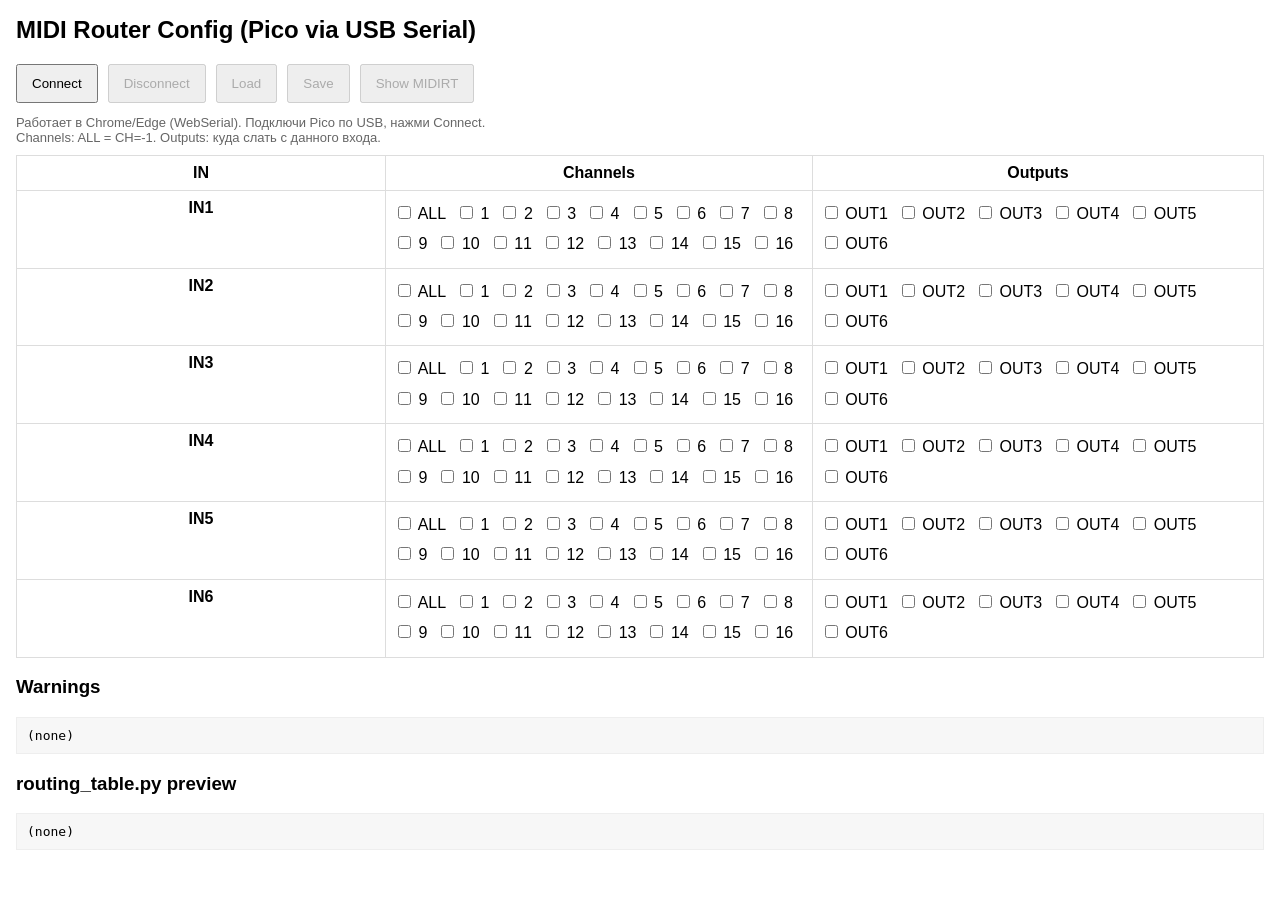
<file: index_disconnect.html>
<html>
<head>
<meta charset="utf-8" />
<meta name="viewport" content="width=device-width,initial-scale=1" />
<title>MIDI Router (USB)</title>
<style>
  body { font-family: sans-serif; margin: 16px; }
  table { border-collapse: collapse; width: 100%; }
  th, td { border: 1px solid #ddd; padding: 8px; vertical-align: top; }
  th { width: 60px; white-space: nowrap; }
  .wrap { line-height: 1.9; }
  .cb { display:inline-block; margin-right: 10px; white-space: nowrap; }
  .bar { display:flex; gap:10px; align-items:center; margin: 12px 0; flex-wrap: wrap; }
  button { padding: 10px 14px; }
  #status { font-size: 14px; }
  .hint { color:#666; font-size: 13px; margin-bottom: 10px; }
  pre { background:#f7f7f7; padding:10px; border:1px solid #eee; overflow:auto; }
</style>
</head>
<body>
<h2>MIDI Router Config (Pico via USB Serial)</h2>

<div class="bar">
  <button id="btnConnect">Connect</button>
  <button id="btnDisconnect" disabled>Disconnect</button>
  <button id="btnLoad" disabled>Load</button>
  <button id="btnSave" disabled>Save</button>
  <button id="btnMidirt" disabled>Show MIDIRT</button>
  <span id="status"></span>
</div>

<div class="hint">
  Работает в Chrome/Edge (WebSerial). Подключи Pico по USB, нажми Connect.<br/>
  Channels: ALL = CH=-1. Outputs: куда слать с данного входа.
</div>

<table id="tbl">
  <thead><tr><th>IN</th><th>Channels</th><th>Outputs</th></tr></thead>
  <tbody></tbody>
</table>

<h3>Warnings</h3>
<pre id="warn">(none)</pre>

<h3>routing_table.py preview</h3>
<pre id="midirt">(none)</pre>

<script>
const NUM_PORTS = 6;
const NUM_OUTS = 6;
const CH_LABELS = ["ALL", ...Array.from({length:16}, (_,i)=>String(i+1))];

const el = (id) => document.getElementById(id);
const sid = (i, kind, j) => `in${i}-${kind}${j}`;
const setStatus = (msg, ok=true) => { el("status").textContent = msg; el("status").style.color = ok ? "green":"crimson"; };

function buildTable() {
  const tb = el("tbl").querySelector("tbody");
  tb.innerHTML = "";
  for (let i=0;i<NUM_PORTS;i++) {
    const tr = document.createElement("tr");
    const th = document.createElement("th");
    th.textContent = `IN${i+1}`;
    tr.appendChild(th);

    const tdCh = document.createElement("td"); tdCh.className = "wrap";
    for (let c=0;c<17;c++) {
      const lab = document.createElement("label"); lab.className = "cb";
      const inp = document.createElement("input"); inp.type="checkbox"; inp.id = sid(i,"ch",c);
      lab.appendChild(inp);
      lab.appendChild(document.createTextNode(" " + CH_LABELS[c]));
      tdCh.appendChild(lab);
    }
    tr.appendChild(tdCh);

    const tdOut = document.createElement("td"); tdOut.className = "wrap";
    for (let o=0;o<NUM_OUTS;o++) {
      const lab = document.createElement("label"); lab.className = "cb";
      const inp = document.createElement("input"); inp.type="checkbox"; inp.id = sid(i,"out",o);
      lab.appendChild(inp);
      lab.appendChild(document.createTextNode(" OUT" + (o+1)));
      tdOut.appendChild(lab);
    }
    tr.appendChild(tdOut);

    tb.appendChild(tr);
  }
}

buildTable();

let port = null;
let reader = null;
let writer = null;
let rxBuf = "";
let pending = []; // queue of resolvers waiting for lines

function setConnectedUI(connected) {
  el("btnDisconnect").disabled = !connected;
  el("btnLoad").disabled = !connected;
  el("btnSave").disabled = !connected;
  el("btnMidirt").disabled = !connected;
}

async function disconnect() {
  try {
    // Stop reader loop
    try { if (reader) await reader.cancel(); } catch (e) {}
    try { if (reader) reader.releaseLock(); } catch (e) {}
    reader = null;

    try { if (writer) writer.releaseLock(); } catch (e) {}
    writer = null;

    try { if (port) await port.close(); } catch (e) {}
    port = null;

    rxBuf = "";
    pending = [];
    setConnectedUI(false);
    setStatus("Disconnected");
  } catch (e) {
    setStatus("Disconnect failed: " + e, false);
  }
}


function pushLine(line) {
  if (pending.length) pending.shift()(line);
}

async function readLoop() {
  const dec = new TextDecoder();
  while (true) {
    const { value, done } = await reader.read();
    if (done) break;
    const chunk = dec.decode(value);
    rxBuf += chunk;
    let idx;
    while ((idx = rxBuf.indexOf("\n")) >= 0) {
      const line = rxBuf.slice(0, idx).replace(/\r$/, "");
      rxBuf = rxBuf.slice(idx+1);
      pushLine(line);
    }
  }
}

function readLine() {
  return new Promise((resolve) => pending.push(resolve));
}

async function sendLine(s) {
  const enc = new TextEncoder();
  await writer.write(enc.encode(s + "\n"));
}

async function rpcGet() {
  await sendLine("GET");
  const line = await readLine();
  if (!line.startsWith("OK ")) throw new Error(line);
  return JSON.parse(line.slice(3));
}

async function rpcSet(obj) {
  const payload = JSON.stringify(obj);
  await sendLine("SET " + payload);
  const line = await readLine();
  if (!line.startsWith("OK")) throw new Error(line);
  return true;
}

async function rpcMidirt() {
  await sendLine("MIDIRT");
  let out = [];
  while (true) {
    const line = await readLine();
    if (line === "END") break;
    if (line.startsWith("ERR")) throw new Error(line);
    if (line !== "BEGIN") out.push(line);
  }
  return out.join("\n");
}

function collectMatrix() {
  const m = { version: 1, inputs: [], warnings: [] };
  for (let i=0;i<NUM_PORTS;i++) {
    const channels = [];
    const outputs = [];
    for (let c=0;c<17;c++) channels.push(!!el(sid(i,"ch",c)).checked);
    for (let o=0;o<NUM_OUTS;o++) outputs.push(!!el(sid(i,"out",o)).checked);
    m.inputs.push({ channels, outputs });
  }
  return m;
}

function applyMatrix(m) {
  for (let i=0;i<NUM_PORTS;i++) {
    for (let c=0;c<17;c++) el(sid(i,"ch",c)).checked = !!m.inputs[i].channels[c];
    for (let o=0;o<NUM_OUTS;o++) el(sid(i,"out",o)).checked = !!m.inputs[i].outputs[o];
  }
  el("warn").textContent = (m.warnings && m.warnings.length) ? m.warnings.join("\n") : "(none)";
}

setConnectedUI(false);

el("btnConnect").addEventListener("click", async () => {
  try {
    port = await navigator.serial.requestPort();
    await port.open({ baudRate: 115200 });
    writer = port.writable.getWriter();
    reader = port.readable.getReader();
    readLoop();
    setConnectedUI(true);
    setStatus("Connected");
  } catch (e) {
    setStatus("Connect failed: " + e, false);
  }
});

el("btnDisconnect").addEventListener("click", disconnect);

el("btnLoad").addEventListener("click", async () => {
  try {
    const m = await rpcGet();
    applyMatrix(m);
    setStatus("Loaded");
  } catch (e) {
    setStatus("Load failed: " + e, false);
  }
});

el("btnSave").addEventListener("click", async () => {
  try {
    const m = collectMatrix();
    await rpcSet(m);
    const m2 = await rpcGet();
    applyMatrix(m2);
    setStatus("Saved");
  } catch (e) {
    setStatus("Save failed: " + e, false);
  }
});

el("btnMidirt").addEventListener("click", async () => {
  try {
    el("midirt").textContent = await rpcMidirt();
  } catch (e) {
    el("midirt").textContent = "Failed: " + e;
  }
});
</script>
</body>
</html>
</file>
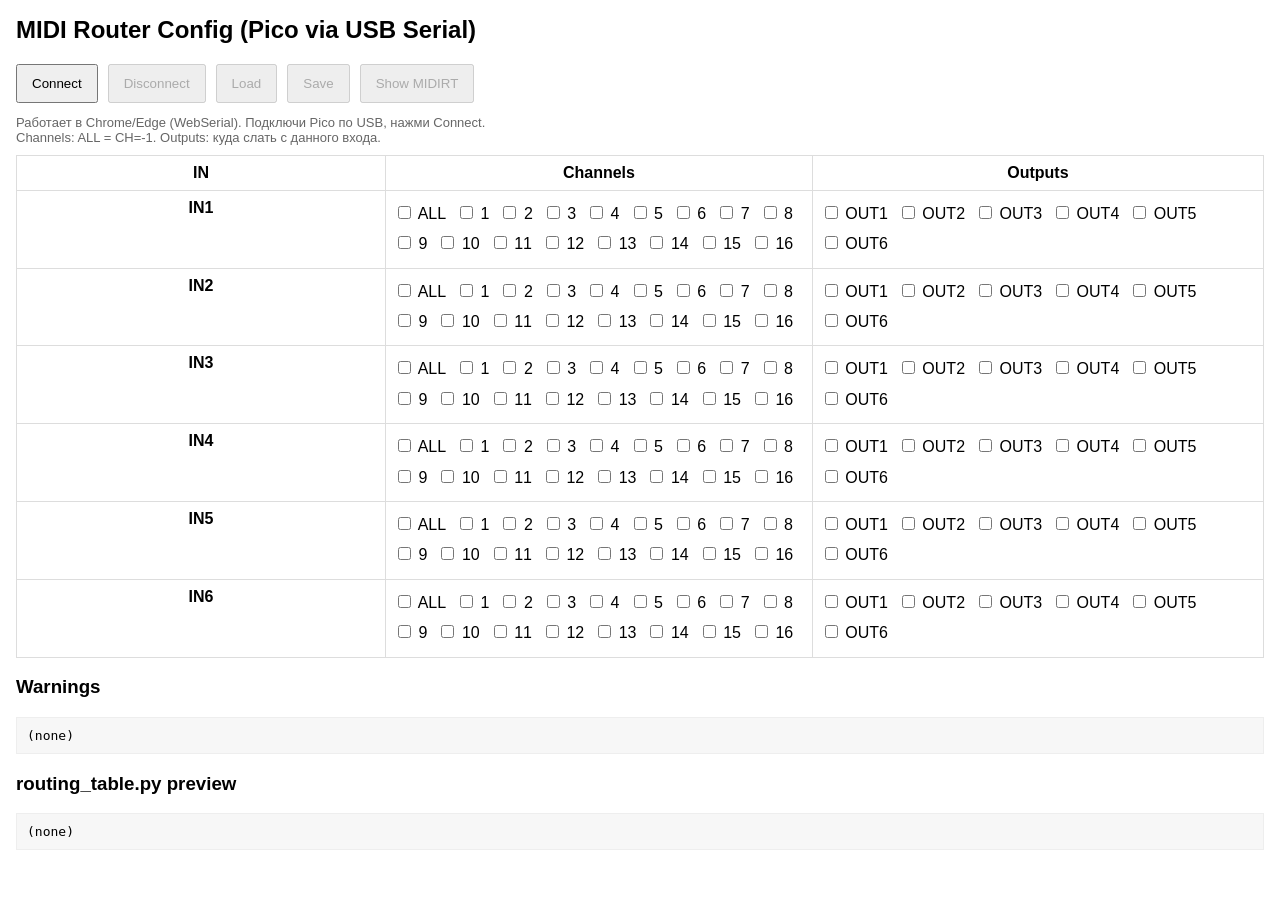
<file: index/indexV1.html>
<html>
<head>
<meta charset="utf-8" />
<meta name="viewport" content="width=device-width,initial-scale=1" />
<title>MIDI Router (USB)</title>
<style>
  body { font-family: sans-serif; margin: 16px; }
  table { border-collapse: collapse; width: 100%; }
  th, td { border: 1px solid #ddd; padding: 8px; vertical-align: top; }
  th { width: 60px; white-space: nowrap; }
  .wrap { line-height: 1.9; }
  .cb { display:inline-block; margin-right: 10px; white-space: nowrap; }
  .bar { display:flex; gap:10px; align-items:center; margin: 12px 0; flex-wrap: wrap; }
  button { padding: 10px 14px; }
  #status { font-size: 14px; }
  .hint { color:#666; font-size: 13px; margin-bottom: 10px; }
  pre { background:#f7f7f7; padding:10px; border:1px solid #eee; overflow:auto; }
</style>
</head>
<body>
<h2>MIDI Router Config (Pico via USB Serial)</h2>

<div class="bar">
  <button id="btnConnect">Connect</button>
  <button id="btnDisconnect" disabled>Disconnect</button>
  <button id="btnLoad" disabled>Load</button>
  <button id="btnSave" disabled>Save</button>
  <button id="btnMidirt" disabled>Show MIDIRT</button>
  <span id="status"></span>
</div>

<div class="hint">
  Работает в Chrome/Edge (WebSerial). Подключи Pico по USB, нажми Connect.<br/>
  Channels: ALL = CH=-1. Outputs: куда слать с данного входа.
</div>

<table id="tbl">
  <thead><tr><th>IN</th><th>Channels</th><th>Outputs</th></tr></thead>
  <tbody></tbody>
</table>

<h3>Warnings</h3>
<pre id="warn">(none)</pre>

<h3>routing_table.py preview</h3>
<pre id="midirt">(none)</pre>

<script>
const NUM_PORTS = 6;
const NUM_OUTS = 6;
const CH_LABELS = ["ALL", ...Array.from({length:16}, (_,i)=>String(i+1))];

const el = (id) => document.getElementById(id);
const sid = (i, kind, j) => `in${i}-${kind}${j}`;
const setStatus = (msg, ok=true) => { el("status").textContent = msg; el("status").style.color = ok ? "green":"crimson"; };

function buildTable() {
  const tb = el("tbl").querySelector("tbody");
  tb.innerHTML = "";
  for (let i=0;i<NUM_PORTS;i++) {
    const tr = document.createElement("tr");
    const th = document.createElement("th");
    th.textContent = `IN${i+1}`;
    tr.appendChild(th);

    const tdCh = document.createElement("td"); tdCh.className = "wrap";
    for (let c=0;c<17;c++) {
      const lab = document.createElement("label"); lab.className = "cb";
      const inp = document.createElement("input"); inp.type="checkbox"; inp.id = sid(i,"ch",c);
      lab.appendChild(inp);
      lab.appendChild(document.createTextNode(" " + CH_LABELS[c]));
      tdCh.appendChild(lab);
    }
    tr.appendChild(tdCh);

    const tdOut = document.createElement("td"); tdOut.className = "wrap";
    for (let o=0;o<NUM_OUTS;o++) {
      const lab = document.createElement("label"); lab.className = "cb";
      const inp = document.createElement("input"); inp.type="checkbox"; inp.id = sid(i,"out",o);
      lab.appendChild(inp);
      lab.appendChild(document.createTextNode(" OUT" + (o+1)));
      tdOut.appendChild(lab);
    }
    tr.appendChild(tdOut);

    tb.appendChild(tr);
  }
}

buildTable();

let port = null;
let reader = null;
let writer = null;
let rxBuf = "";
let pending = []; // queue of resolvers waiting for lines

function setConnectedUI(connected) {
  el("btnDisconnect").disabled = !connected;
  el("btnLoad").disabled = !connected;
  el("btnSave").disabled = !connected;
  el("btnMidirt").disabled = !connected;
}

async function disconnect() {
  try {
    // Stop reader loop
    try { if (reader) await reader.cancel(); } catch (e) {}
    try { if (reader) reader.releaseLock(); } catch (e) {}
    reader = null;

    try { if (writer) writer.releaseLock(); } catch (e) {}
    writer = null;

    try { if (port) await port.close(); } catch (e) {}
    port = null;

    rxBuf = "";
    pending = [];
    setConnectedUI(false);
    setStatus("Disconnected");
  } catch (e) {
    setStatus("Disconnect failed: " + e, false);
  }
}


function pushLine(line) {
  if (pending.length) pending.shift()(line);
}

async function readLoop() {
  const dec = new TextDecoder();
  while (true) {
    const { value, done } = await reader.read();
    if (done) break;
    const chunk = dec.decode(value);
    rxBuf += chunk;
    let idx;
    while ((idx = rxBuf.indexOf("\n")) >= 0) {
      const line = rxBuf.slice(0, idx).replace(/\r$/, "");
      rxBuf = rxBuf.slice(idx+1);
      pushLine(line);
    }
  }
}

function readLine() {
  return new Promise((resolve) => pending.push(resolve));
}

async function sendLine(s) {
  const enc = new TextEncoder();
  await writer.write(enc.encode(s + "\n"));
}

async function rpcGet() {
  await sendLine("GET");
  const line = await readLine();
  if (!line.startsWith("OK ")) throw new Error(line);
  return JSON.parse(line.slice(3));
}

async function rpcSet(obj) {
  const payload = JSON.stringify(obj);
  await sendLine("SET " + payload);
  const line = await readLine();
  if (!line.startsWith("OK")) throw new Error(line);
  return true;
}

async function rpcMidirt() {
  await sendLine("MIDIRT");
  let out = [];
  while (true) {
    const line = await readLine();
    if (line === "END") break;
    if (line.startsWith("ERR")) throw new Error(line);
    if (line !== "BEGIN") out.push(line);
  }
  return out.join("\n");
}

function collectMatrix() {
  const m = { version: 1, inputs: [], warnings: [] };
  for (let i=0;i<NUM_PORTS;i++) {
    const channels = [];
    const outputs = [];
    for (let c=0;c<17;c++) channels.push(!!el(sid(i,"ch",c)).checked);
    for (let o=0;o<NUM_OUTS;o++) outputs.push(!!el(sid(i,"out",o)).checked);
    m.inputs.push({ channels, outputs });
  }
  return m;
}

function applyMatrix(m) {
  for (let i=0;i<NUM_PORTS;i++) {
    for (let c=0;c<17;c++) el(sid(i,"ch",c)).checked = !!m.inputs[i].channels[c];
    for (let o=0;o<NUM_OUTS;o++) el(sid(i,"out",o)).checked = !!m.inputs[i].outputs[o];
  }
  el("warn").textContent = (m.warnings && m.warnings.length) ? m.warnings.join("\n") : "(none)";
}

setConnectedUI(false);

el("btnConnect").addEventListener("click", async () => {
  try {
    port = await navigator.serial.requestPort();
    await port.open({ baudRate: 115200 });
    writer = port.writable.getWriter();
    reader = port.readable.getReader();
    readLoop();
    setConnectedUI(true);
    setStatus("Connected");
  } catch (e) {
    setStatus("Connect failed: " + e, false);
  }
});

el("btnDisconnect").addEventListener("click", disconnect);

el("btnLoad").addEventListener("click", async () => {
  try {
    const m = await rpcGet();
    applyMatrix(m);
    setStatus("Loaded");
  } catch (e) {
    setStatus("Load failed: " + e, false);
  }
});

el("btnSave").addEventListener("click", async () => {
  try {
    const m = collectMatrix();
    await rpcSet(m);
    const m2 = await rpcGet();
    applyMatrix(m2);
    setStatus("Saved");
  } catch (e) {
    setStatus("Save failed: " + e, false);
  }
});

el("btnMidirt").addEventListener("click", async () => {
  try {
    el("midirt").textContent = await rpcMidirt();
  } catch (e) {
    el("midirt").textContent = "Failed: " + e;
  }
});
</script>
</body>
</html>
</file>
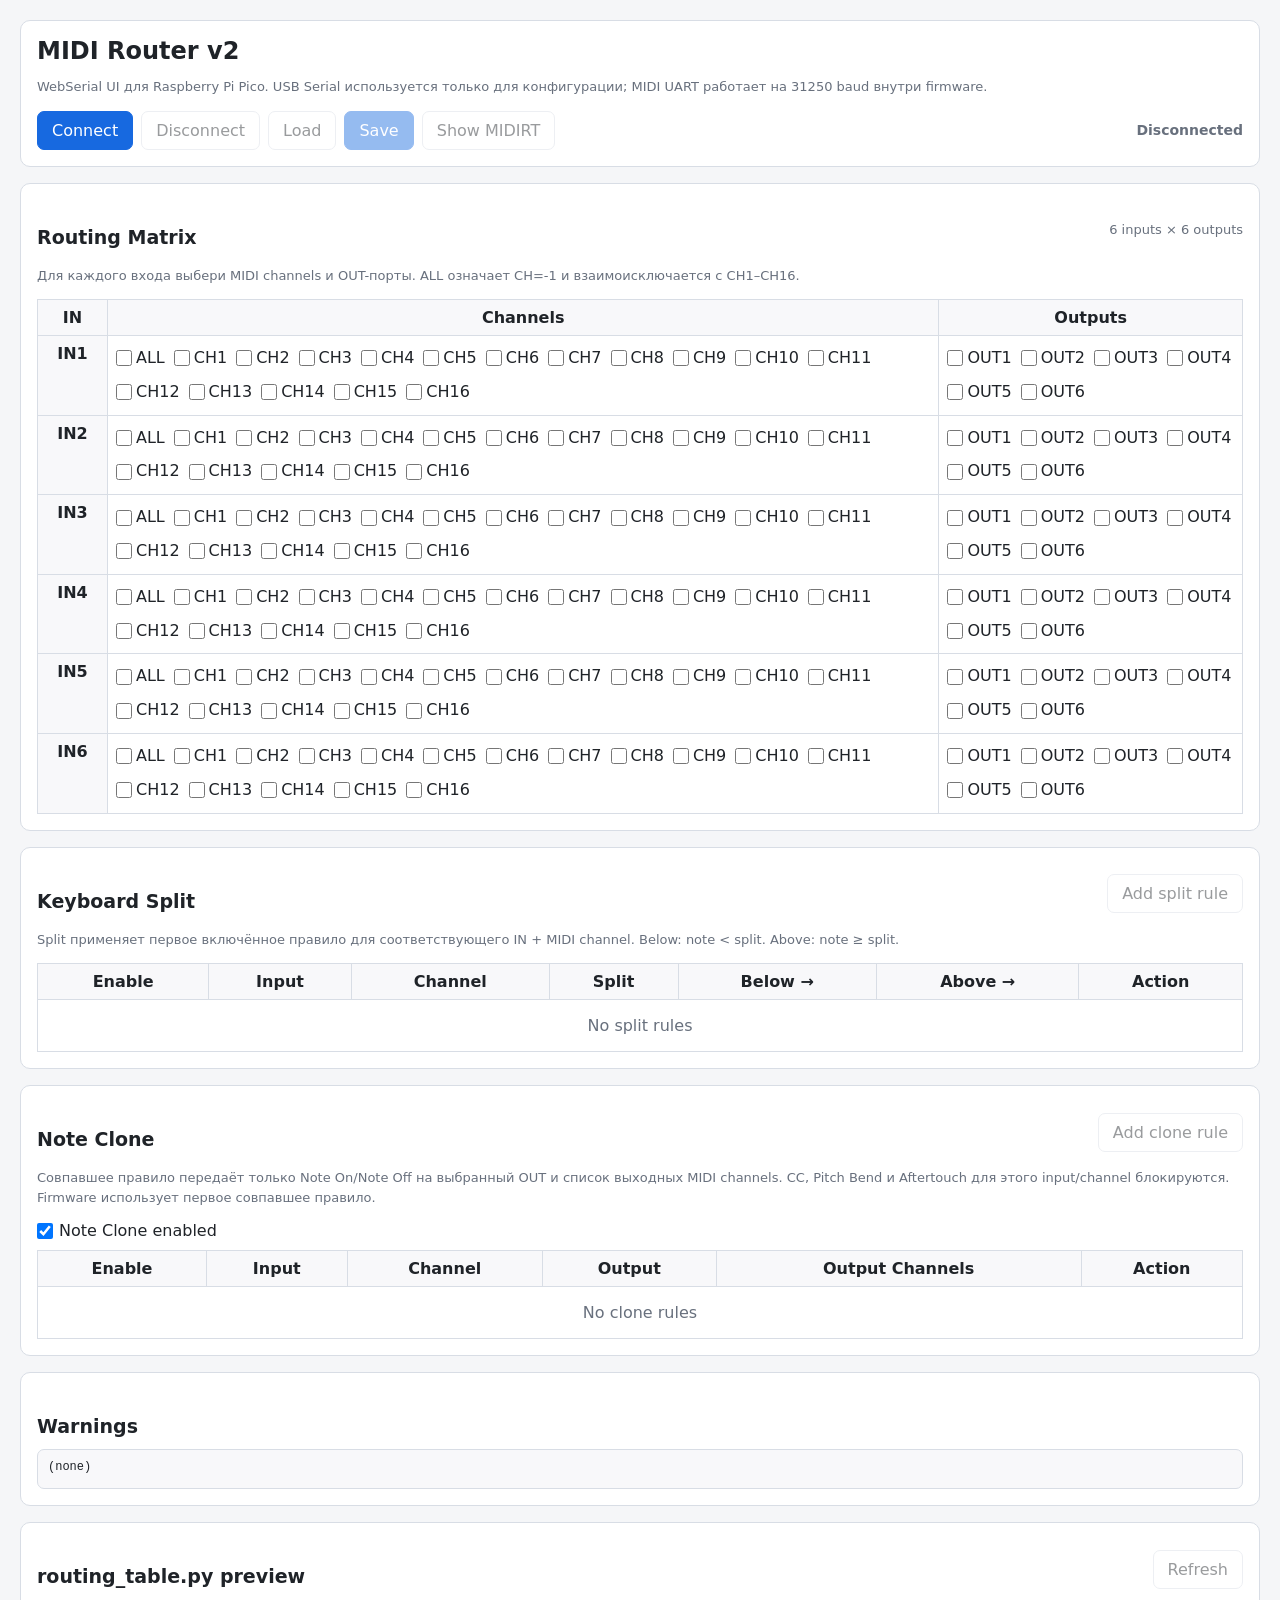
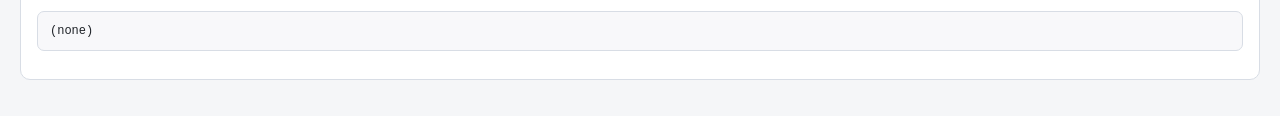
<file: MIDI router V4/index3.html>
<!doctype html>
<html lang="ru">
<head>
<meta charset="utf-8">
<meta name="viewport" content="width=device-width,initial-scale=1">
<title>MIDI Router v2</title>
<style>
  :root {
    color-scheme: light dark;
    --bg: #f5f6f8;
    --panel: #fff;
    --text: #1f2328;
    --muted: #68707d;
    --border: #d8dde5;
    --accent: #1769e0;
    --ok: #16803c;
    --error: #c62828;
    --warn: #9a6700;
  }

  * { box-sizing: border-box; }

  body {
    margin: 0;
    padding: 20px;
    background: var(--bg);
    color: var(--text);
    font-family: system-ui, -apple-system, BlinkMacSystemFont, "Segoe UI", sans-serif;
  }

  main {
    max-width: 1500px;
    margin: 0 auto;
  }

  h1, h2 { margin: 0 0 12px; }
  h1 { font-size: 24px; }
  h2 { font-size: 19px; margin-top: 26px; }

  .panel {
    background: var(--panel);
    border: 1px solid var(--border);
    border-radius: 10px;
    padding: 16px;
    margin-bottom: 16px;
  }

  .toolbar {
    display: flex;
    flex-wrap: wrap;
    gap: 8px;
    align-items: center;
  }

  button {
    border: 1px solid var(--border);
    border-radius: 7px;
    padding: 9px 14px;
    background: var(--panel);
    color: var(--text);
    cursor: pointer;
    font: inherit;
  }

  button:hover:not(:disabled) {
    border-color: var(--accent);
  }

  button.primary {
    background: var(--accent);
    border-color: var(--accent);
    color: #fff;
  }

  button.danger {
    color: var(--error);
  }

  button:disabled {
    opacity: .45;
    cursor: not-allowed;
  }

  #status {
    margin-left: auto;
    font-size: 14px;
    font-weight: 600;
  }

  .status-ok { color: var(--ok); }
  .status-error { color: var(--error); }
  .status-neutral { color: var(--muted); }

  .hint {
    color: var(--muted);
    font-size: 13px;
    line-height: 1.5;
    margin: 6px 0 14px;
  }

  .matrix-wrap {
    overflow-x: auto;
  }

  table {
    width: 100%;
    border-collapse: collapse;
  }

  th, td {
    border: 1px solid var(--border);
    padding: 8px;
    vertical-align: top;
  }

  th {
    background: color-mix(in srgb, var(--bg) 75%, var(--panel));
    white-space: nowrap;
  }

  .matrix-table th:first-child {
    width: 70px;
  }

  .matrix-group {
    min-width: 380px;
  }

  .check-grid {
    display: flex;
    flex-wrap: wrap;
    gap: 5px 9px;
    line-height: 1.8;
  }

  label.check {
    display: inline-flex;
    align-items: center;
    gap: 4px;
    white-space: nowrap;
    cursor: pointer;
  }

  input[type="checkbox"] {
    width: 16px;
    height: 16px;
    margin: 0;
  }

  select, input[type="text"], input[type="number"] {
    min-height: 34px;
    border: 1px solid var(--border);
    border-radius: 6px;
    padding: 5px 8px;
    background: var(--panel);
    color: var(--text);
    font: inherit;
  }

  input[type="number"] {
    width: 70px;
  }

  .rule-table {
    min-width: 1050px;
  }

  .table-scroll {
    overflow-x: auto;
  }

  .rule-actions {
    display: flex;
    gap: 7px;
    flex-wrap: wrap;
    margin-top: 10px;
  }

  .inline {
    display: inline-flex;
    align-items: center;
    gap: 6px;
  }

  .zone {
    display: flex;
    flex-wrap: wrap;
    gap: 7px;
    align-items: center;
  }

  .warnings {
    white-space: pre-wrap;
    min-height: 40px;
    background: color-mix(in srgb, var(--bg) 75%, var(--panel));
    border: 1px solid var(--border);
    border-radius: 7px;
    padding: 10px;
    font-family: ui-monospace, SFMono-Regular, Menlo, monospace;
    font-size: 12px;
  }

  pre {
    white-space: pre-wrap;
    word-break: break-word;
    max-height: 500px;
    overflow: auto;
    background: color-mix(in srgb, var(--bg) 75%, var(--panel));
    border: 1px solid var(--border);
    border-radius: 7px;
    padding: 12px;
    font-size: 12px;
  }

  .empty {
    color: var(--muted);
    text-align: center;
    padding: 16px;
  }

  .section-toolbar {
    display: flex;
    flex-wrap: wrap;
    justify-content: space-between;
    gap: 8px;
    align-items: center;
  }

  .count {
    color: var(--muted);
    font-size: 13px;
  }

  .danger-row {
    color: var(--error);
  }

  @media (max-width: 700px) {
    body { padding: 10px; }
    #status { width: 100%; margin-left: 0; }
    .panel { padding: 10px; }
  }
</style>
</head>

<body>
<main>
  <div class="panel">
    <h1>MIDI Router v2</h1>
    <div class="hint">
      WebSerial UI для Raspberry Pi Pico. USB Serial используется только для
      конфигурации; MIDI UART работает на 31250 baud внутри firmware.
    </div>

    <div class="toolbar">
      <button id="btnConnect" class="primary">Connect</button>
      <button id="btnDisconnect" disabled>Disconnect</button>
      <button id="btnLoad" disabled>Load</button>
      <button id="btnSave" class="primary" disabled>Save</button>
      <button id="btnMidirt" disabled>Show MIDIRT</button>
      <span id="status" class="status-neutral">Disconnected</span>
    </div>
  </div>

  <section class="panel">
    <div class="section-toolbar">
      <h2>Routing Matrix</h2>
      <span class="count">6 inputs × 6 outputs</span>
    </div>

    <div class="hint">
      Для каждого входа выбери MIDI channels и OUT-порты.
      ALL означает CH=-1 и взаимоисключается с CH1–CH16.
    </div>

    <div class="matrix-wrap">
      <table class="matrix-table" id="matrixTable">
        <thead>
          <tr>
            <th>IN</th>
            <th>Channels</th>
            <th>Outputs</th>
          </tr>
        </thead>
        <tbody></tbody>
      </table>
    </div>
  </section>

  <section class="panel">
    <div class="section-toolbar">
      <h2>Keyboard Split</h2>
      <button id="btnAddSplit" disabled>Add split rule</button>
    </div>

    <div class="hint">
      Split применяет первое включённое правило для соответствующего IN + MIDI channel.
      Below: note &lt; split. Above: note ≥ split.
    </div>

    <div class="table-scroll">
      <table class="rule-table" id="splitTable">
        <thead>
          <tr>
            <th>Enable</th>
            <th>Input</th>
            <th>Channel</th>
            <th>Split</th>
            <th>Below →</th>
            <th>Above →</th>
            <th>Action</th>
          </tr>
        </thead>
        <tbody></tbody>
      </table>
    </div>
  </section>

  <section class="panel">
    <div class="section-toolbar">
      <h2>Note Clone</h2>
      <button id="btnAddClone" disabled>Add clone rule</button>
    </div>

    <div class="hint">
      Совпавшее правило передаёт только Note On/Note Off на выбранный OUT
      и список выходных MIDI channels. CC, Pitch Bend и Aftertouch для этого
      input/channel блокируются. Firmware использует первое совпавшее правило.
    </div>

    <div class="inline" style="margin-bottom:10px">
      <input type="checkbox" id="cloneGlobalEnabled">
      <label for="cloneGlobalEnabled">Note Clone enabled</label>
    </div>

    <div class="table-scroll">
      <table class="rule-table" id="cloneTable">
        <thead>
          <tr>
            <th>Enable</th>
            <th>Input</th>
            <th>Channel</th>
            <th>Output</th>
            <th>Output Channels</th>
            <th>Action</th>
          </tr>
        </thead>
        <tbody></tbody>
      </table>
    </div>
  </section>

  <section class="panel">
    <h2>Warnings</h2>
    <div id="warnings" class="warnings">(none)</div>
  </section>

  <section class="panel">
    <div class="section-toolbar">
      <h2>routing_table.py preview</h2>
      <button id="btnRefreshMidirt" disabled>Refresh</button>
    </div>
    <pre id="midirt">(none)</pre>
  </section>
</main>

<script>
"use strict";

const NUM_PORTS = 6;
const NUM_OUTS = 6;
const NUM_CHANNELS = 16;
const MATRIX_VERSION = 2;

const el = (id) => document.getElementById(id);

const state = {
  port: null,
  reader: null,
  writer: null,
  readTask: null,
  rxBuf: "",
  pending: [],
  connected: false,
  matrix: null,
  split: null,
  clone: null
};

function setStatus(message, kind = "neutral") {
  const node = el("status");
  node.textContent = message;
  node.className = "status-" + kind;
}

function setConnectedUI(connected) {
  state.connected = connected;

  el("btnConnect").disabled = connected;
  el("btnDisconnect").disabled = !connected;
  el("btnLoad").disabled = !connected;
  el("btnSave").disabled = !connected;
  el("btnMidirt").disabled = !connected;
  el("btnRefreshMidirt").disabled = !connected;
  el("btnAddSplit").disabled = !connected;
  el("btnAddClone").disabled = !connected;
}

function clampInteger(value, min, max, fallback) {
  const n = Number(value);
  if (!Number.isInteger(n)) {
    return fallback;
  }
  return Math.max(min, Math.min(max, n));
}

function createElement(tag, options = {}) {
  const node = document.createElement(tag);

  if (options.id) node.id = options.id;
  if (options.className) node.className = options.className;
  if (options.text !== undefined) node.textContent = options.text;

  if (options.attributes) {
    for (const [key, value] of Object.entries(options.attributes)) {
      node.setAttribute(key, value);
    }
  }

  return node;
}

function createSelect(items, value, onChange) {
  const select = createElement("select");

  for (const item of items) {
    const option = createElement("option", {
      text: item.label
    });
    option.value = String(item.value);
    option.selected = Number(item.value) === Number(value);
    select.appendChild(option);
  }

  if (onChange) {
    select.addEventListener("change", onChange);
  }

  return select;
}

function portOptions(prefix) {
  return Array.from({ length: NUM_PORTS }, (_, i) => ({
    label: `${prefix}${i + 1}`,
    value: i
  }));
}

function channelOptions() {
  return Array.from({ length: NUM_CHANNELS }, (_, i) => ({
    label: `CH${i + 1}`,
    value: i + 1
  }));
}

function outputOptions() {
  return portOptions("OUT");
}

function createCheck(labelText, checked, onChange) {
  const label = createElement("label", { className: "check" });
  const input = createElement("input", {
    attributes: { type: "checkbox" }
  });

  input.checked = !!checked;

  if (onChange) {
    input.addEventListener("change", onChange);
  }

  label.appendChild(input);
  label.appendChild(document.createTextNode(labelText));

  return { label, input };
}

function defaultMatrix() {
  return {
    version: MATRIX_VERSION,
    inputs: Array.from({ length: NUM_PORTS }, () => ({
      channels: [true, ...Array(NUM_CHANNELS).fill(false)],
      outputs: Array(NUM_OUTS).fill(true)
    })),
    warnings: []
  };
}

function sanitizeMatrix(mtx) {
  const fallback = defaultMatrix();

  if (!mtx || typeof mtx !== "object") {
    return fallback;
  }

  if (!Array.isArray(mtx.inputs) || mtx.inputs.length !== NUM_PORTS) {
    return fallback;
  }

  return {
    version: MATRIX_VERSION,
    inputs: mtx.inputs.map((row) => {
      const channels = Array.isArray(row?.channels) &&
        row.channels.length === NUM_CHANNELS + 1
        ? row.channels.slice(0, NUM_CHANNELS + 1).map(Boolean)
        : [true, ...Array(NUM_CHANNELS).fill(false)];

      const outputs = Array.isArray(row?.outputs) &&
        row.outputs.length === NUM_OUTS
        ? row.outputs.slice(0, NUM_OUTS).map(Boolean)
        : Array(NUM_OUTS).fill(true);

      return { channels, outputs };
    }),
    warnings: Array.isArray(mtx.warnings) ? mtx.warnings.slice() : []
  };
}

function buildMatrix() {
  const tbody = el("matrixTable").querySelector("tbody");
  tbody.innerHTML = "";

  for (let input = 0; input < NUM_PORTS; input++) {
    const row = createElement("tr");

    row.appendChild(createElement("th", {
      text: `IN${input + 1}`
    }));

    const channelCell = createElement("td");
    channelCell.className = "matrix-group";

    const channelGrid = createElement("div", {
      className: "check-grid"
    });

    const allCheck = createCheck(
      "ALL",
      false,
      () => {
        if (allCheck.input.checked) {
          for (let ch = 1; ch <= NUM_CHANNELS; ch++) {
            channelChecks[ch].input.checked = false;
          }
        }
      }
    );

    channelGrid.appendChild(allCheck.label);

    const channelChecks = {};

    for (let ch = 1; ch <= NUM_CHANNELS; ch++) {
      const check = createCheck(`CH${ch}`, false, () => {
        if (check.input.checked) {
          allCheck.input.checked = false;
        }
      });

      channelChecks[ch] = check;
      channelGrid.appendChild(check.label);
    }

    channelCell.appendChild(channelGrid);
    row.appendChild(channelCell);

    const outputCell = createElement("td");
    const outputGrid = createElement("div", {
      className: "check-grid"
    });

    for (let output = 0; output < NUM_OUTS; output++) {
      const check = createCheck(`OUT${output + 1}`, false);
      outputGrid.appendChild(check.label);
    }

    outputCell.appendChild(outputGrid);
    row.appendChild(outputCell);

    tbody.appendChild(row);
  }
}

function matrixRowNodes(input) {
  const row = el("matrixTable")
    .querySelector("tbody")
    .children[input];

  return {
    row,
    channels: Array.from(
      row.children[1].querySelectorAll('input[type="checkbox"]')
    ),
    outputs: Array.from(
      row.children[2].querySelectorAll('input[type="checkbox"]')
    )
  };
}

function applyMatrix(mtx) {
  const matrix = sanitizeMatrix(mtx);
  state.matrix = matrix;

  for (let input = 0; input < NUM_PORTS; input++) {
    const nodes = matrixRowNodes(input);
    const row = matrix.inputs[input];

    nodes.channels[0].checked = !!row.channels[0];

    for (let ch = 1; ch <= NUM_CHANNELS; ch++) {
      nodes.channels[ch].checked = !!row.channels[ch];
    }

    for (let output = 0; output < NUM_OUTS; output++) {
      nodes.outputs[output].checked = !!row.outputs[output];
    }
  }

  renderWarnings(matrix.warnings);
}

function collectMatrix() {
  const matrix = defaultMatrix();

  for (let input = 0; input < NUM_PORTS; input++) {
    const nodes = matrixRowNodes(input);

    matrix.inputs[input].channels =
      nodes.channels.map((node) => !!node.checked);

    matrix.inputs[input].outputs =
      nodes.outputs.map((node) => !!node.checked);
  }

  return matrix;
}

function renderWarnings(warnings) {
  if (!Array.isArray(warnings) || warnings.length === 0) {
    el("warnings").textContent = "(none)";
    return;
  }

  el("warnings").textContent = warnings.join("\n");
}

function createRuleButton(text, handler, danger = false) {
  const button = createElement("button", {
    text,
    className: danger ? "danger" : ""
  });

  button.type = "button";
  button.addEventListener("click", handler);

  return button;
}

function createNumberInput(value, min, max) {
  const input = createElement("input", {
    attributes: {
      type: "number",
      min: String(min),
      max: String(max)
    }
  });

  input.value = String(clampInteger(value, min, max, min));
  return input;
}

function createOutputChannelChecks(values, onChange) {
  const wrapper = createElement("div", {
    className: "check-grid"
  });

  const selected = new Set(
    Array.isArray(values)
      ? values.map(Number).filter(
          (value) => Number.isInteger(value) &&
            value >= 1 &&
            value <= NUM_CHANNELS
        )
      : []
  );

  for (let ch = 1; ch <= NUM_CHANNELS; ch++) {
    const check = createCheck(
      `CH${ch}`,
      selected.has(ch),
      onChange
    );

    check.input.dataset.channel = String(ch);
    wrapper.appendChild(check.label);
  }

  return wrapper;
}

function normalizeSplitRule(rule) {
  return {
    enabled: rule?.enabled !== false,
    input: clampInteger(rule?.input, 0, NUM_PORTS - 1, 0),
    channel: clampInteger(rule?.channel, 1, NUM_CHANNELS, 1),
    split_note: typeof rule?.split_note === "string"
      ? rule.split_note
      : "C4",
    low: {
      output: clampInteger(rule?.low?.output, 0, NUM_OUTS - 1, 0),
      channel: clampInteger(rule?.low?.channel, 1, NUM_CHANNELS, 1)
    },
    high: {
      output: clampInteger(rule?.high?.output, 0, NUM_OUTS - 1, 0),
      channel: clampInteger(rule?.high?.channel, 1, NUM_CHANNELS, 1)
    }
  };
}

function defaultSplitConfig() {
  return {
    version: 1,
    splits: []
  };
}

function renderSplitRules(config) {
  const tbody = el("splitTable").querySelector("tbody");
  tbody.innerHTML = "";

  const rules = Array.isArray(config?.splits)
    ? config.splits.map(normalizeSplitRule)
    : [];

  if (rules.length === 0) {
    const row = createElement("tr");
    const cell = createElement("td", {
      className: "empty",
      text: "No split rules"
    });
    cell.colSpan = 7;
    row.appendChild(cell);
    tbody.appendChild(row);
    return;
  }

  rules.forEach((rule, index) => {
    const row = createElement("tr");
    row.dataset.index = String(index);

    const enableCell = createElement("td");
    const enable = createCheck(
      "",
      rule.enabled,
      null
    );
    enableCell.appendChild(enable.label);
    row.appendChild(enableCell);

    const inputCell = createElement("td");
    const inputSelect = createSelect(
      portOptions("IN"),
      rule.input
    );
    inputCell.appendChild(inputSelect);
    row.appendChild(inputCell);

    const channelCell = createElement("td");
    const channelSelect = createSelect(
      channelOptions(),
      rule.channel
    );
    channelCell.appendChild(channelSelect);
    row.appendChild(channelCell);

    const splitCell = createElement("td");
    const splitNote = createElement("input", {
      attributes: {
        type: "text",
        size: "5",
        placeholder: "C4"
      }
    });
    splitNote.value = rule.split_note;
    splitCell.appendChild(splitNote);
    row.appendChild(splitCell);

    const lowCell = createElement("td");
    const lowZone = createElement("div", {
      className: "zone"
    });

    lowZone.appendChild(createElement("span", {
      text: "OUT"
    }));

    const lowOutput = createSelect(
      outputOptions(),
      rule.low.output
    );

    lowZone.appendChild(lowOutput);

    lowZone.appendChild(createElement("span", {
      text: "CH"
    }));

    const lowChannel = createSelect(
      channelOptions(),
      rule.low.channel
    );

    lowZone.appendChild(lowChannel);
    lowCell.appendChild(lowZone);
    row.appendChild(lowCell);

    const highCell = createElement("td");
    const highZone = createElement("div", {
      className: "zone"
    });

    highZone.appendChild(createElement("span", {
      text: "OUT"
    }));

    const highOutput = createSelect(
      outputOptions(),
      rule.high.output
    );

    highZone.appendChild(highOutput);

    highZone.appendChild(createElement("span", {
      text: "CH"
    }));

    const highChannel = createSelect(
      channelOptions(),
      rule.high.channel
    );

    highZone.appendChild(highChannel);
    highCell.appendChild(highZone);
    row.appendChild(highCell);

    const actionCell = createElement("td");
    actionCell.appendChild(
      createRuleButton("Delete", () => {
        const cfg = collectSplit();
        cfg.splits.splice(index, 1);
        renderSplitRules(cfg);
      }, true)
    );

    row.appendChild(actionCell);

    tbody.appendChild(row);
  });
}

function collectSplit() {
  const rows = Array.from(
    el("splitTable").querySelector("tbody").children
  );

  const splits = [];

  for (const row of rows) {
    if (!row.dataset.index) {
      continue;
    }

    const cells = row.children;
    const enable = cells[0].querySelector("input");
    const selects = row.querySelectorAll("select");
    const splitNote = cells[3].querySelector("input");

    splits.push({
      enabled: !!enable.checked,
      input: Number(selects[0].value),
      channel: Number(selects[1].value),
      split_note: splitNote.value.trim(),
      low: {
        output: Number(selects[2].value),
        channel: Number(selects[3].value)
      },
      high: {
        output: Number(selects[4].value),
        channel: Number(selects[5].value)
      }
    });
  }

  return {
    version: 1,
    splits
  };
}

function addSplitRule() {
  const cfg = collectSplit();

  cfg.splits.push({
    enabled: true,
    input: 0,
    channel: 1,
    split_note: "C4",
    low: {
      output: 0,
      channel: 2
    },
    high: {
      output: 0,
      channel: 3
    }
  });

  renderSplitRules(cfg);
}

function normalizeCloneRule(rule) {
  return {
    enabled: rule?.enabled !== false,
    input: clampInteger(rule?.input, 0, NUM_PORTS - 1, 0),
    channel: clampInteger(rule?.channel, 1, NUM_CHANNELS, 1),
    output: clampInteger(rule?.output, 0, NUM_OUTS - 1, 0),
    output_channels: Array.isArray(rule?.output_channels)
      ? rule.output_channels
          .map(Number)
          .filter(
            (value) => Number.isInteger(value) &&
              value >= 1 &&
              value <= NUM_CHANNELS
          )
      : []
  };
}

function defaultCloneConfig() {
  return {
    version: 1,
    enabled: true,
    rules: []
  };
}

function renderCloneRules(config) {
  const tbody = el("cloneTable").querySelector("tbody");
  tbody.innerHTML = "";

  el("cloneGlobalEnabled").checked =
    config?.enabled !== false;

  const rules = Array.isArray(config?.rules)
    ? config.rules.map(normalizeCloneRule)
    : [];

  if (rules.length === 0) {
    const row = createElement("tr");
    const cell = createElement("td", {
      className: "empty",
      text: "No clone rules"
    });
    cell.colSpan = 6;
    row.appendChild(cell);
    tbody.appendChild(row);
    return;
  }

  rules.forEach((rule, index) => {
    const row = createElement("tr");
    row.dataset.index = String(index);

    const enableCell = createElement("td");
    const enable = createCheck("", rule.enabled);
    enableCell.appendChild(enable.label);
    row.appendChild(enableCell);

    const inputCell = createElement("td");
    inputCell.appendChild(
      createSelect(portOptions("IN"), rule.input)
    );
    row.appendChild(inputCell);

    const channelCell = createElement("td");
    channelCell.appendChild(
      createSelect(channelOptions(), rule.channel)
    );
    row.appendChild(channelCell);

    const outputCell = createElement("td");
    outputCell.appendChild(
      createSelect(outputOptions(), rule.output)
    );
    row.appendChild(outputCell);

    const channelsCell = createElement("td");
    channelsCell.appendChild(
      createOutputChannelChecks(rule.output_channels)
    );
    row.appendChild(channelsCell);

    const actionCell = createElement("td");
    actionCell.appendChild(
      createRuleButton("Delete", () => {
        const cfg = collectClone();
        cfg.rules.splice(index, 1);
        renderCloneRules(cfg);
      }, true)
    );
    row.appendChild(actionCell);

    tbody.appendChild(row);
  });
}

function collectClone() {
  const rows = Array.from(
    el("cloneTable").querySelector("tbody").children
  );

  const rules = [];

  for (const row of rows) {
    if (!row.dataset.index) {
      continue;
    }

    const cells = row.children;
    const enable = cells[0].querySelector("input");
    const selects = row.querySelectorAll("select");
    const channelInputs = cells[4].querySelectorAll(
      'input[type="checkbox"]'
    );

    const outputChannels = [];

    for (const input of channelInputs) {
      if (input.checked) {
        outputChannels.push(Number(input.dataset.channel));
      }
    }

    rules.push({
      enabled: !!enable.checked,
      input: Number(selects[0].value),
      channel: Number(selects[1].value),
      output: Number(selects[2].value),
      output_channels: outputChannels
    });
  }

  return {
    version: 1,
    enabled: !!el("cloneGlobalEnabled").checked,
    rules
  };
}

function addCloneRule() {
  const cfg = collectClone();

  cfg.rules.push({
    enabled: true,
    input: 0,
    channel: 1,
    output: 0,
    output_channels: [1]
  });

  renderCloneRules(cfg);
}

async function connect() {
  if (!("serial" in navigator)) {
    throw new Error("WebSerial is not supported. Use Chrome or Edge.");
  }

  state.port = await navigator.serial.requestPort();
  await state.port.open({ baudRate: 115200 });

  state.writer = state.port.writable.getWriter();
  state.reader = state.port.readable.getReader();

  state.rxBuf = "";
  state.pending = [];

  state.readTask = readLoop();
  setConnectedUI(true);
  setStatus("Connected", "ok");
}

async function disconnect() {
  const currentReader = state.reader;
  const currentWriter = state.writer;
  const currentPort = state.port;

  state.reader = null;
  state.writer = null;
  state.port = null;
  state.connected = false;

  try {
    if (currentReader) {
      await currentReader.cancel();
      currentReader.releaseLock();
    }
  } catch (_) {}

  try {
    if (currentWriter) {
      currentWriter.releaseLock();
    }
  } catch (_) {}

  try {
    if (currentPort) {
      await currentPort.close();
    }
  } catch (_) {}

  for (const pending of state.pending) {
    pending.reject(new Error("Disconnected"));
  }

  state.pending = [];
  state.rxBuf = "";
  setConnectedUI(false);
  setStatus("Disconnected", "neutral");
}

async function readLoop() {
  const decoder = new TextDecoder();

  try {
    while (state.reader) {
      const result = await state.reader.read();

      if (result.done) {
        break;
      }

      if (result.value) {
        state.rxBuf += decoder.decode(result.value, {
          stream: true
        });

        let index;

        while ((index = state.rxBuf.indexOf("\n")) >= 0) {
          const line = state.rxBuf
            .slice(0, index)
            .replace(/\r$/, "");

          state.rxBuf = state.rxBuf.slice(index + 1);
          dispatchLine(line);
        }
      }
    }
  } catch (error) {
    if (state.connected) {
      setStatus("Serial read failed: " + error.message, "error");
    }
  }
}

function dispatchLine(line) {
  if (state.pending.length === 0) {
    return;
  }

  const request = state.pending.shift();
  request.resolve(line);
}

function readLine(timeoutMs = 5000) {
  return new Promise((resolve, reject) => {
    const item = { resolve, reject };

    const timer = setTimeout(() => {
      const index = state.pending.indexOf(item);

      if (index >= 0) {
        state.pending.splice(index, 1);
      }

      reject(new Error("Serial response timeout"));
    }, timeoutMs);

    item.resolve = (line) => {
      clearTimeout(timer);
      resolve(line);
    };

    item.reject = (error) => {
      clearTimeout(timer);
      reject(error);
    };

    state.pending.push(item);
  });
}

async function sendLine(text) {
  if (!state.writer) {
    throw new Error("Not connected");
  }

  const data = new TextEncoder().encode(text + "\n");
  await state.writer.write(data);
}

async function rpcGet() {
  await sendLine("GET");

  const line = await readLine();

  if (!line.startsWith("OK ")) {
    throw new Error(line);
  }

  return JSON.parse(line.slice(3));
}

async function rpcSet(obj) {
  await sendLine("SET " + JSON.stringify(obj));

  const line = await readLine();

  if (!line.startsWith("OK")) {
    throw new Error(line);
  }
}

async function rpcGetSplit() {
  await sendLine("GETSPLIT");

  const line = await readLine();

  if (!line.startsWith("OK ")) {
    throw new Error(line);
  }

  return JSON.parse(line.slice(3));
}

async function rpcSetSplit(obj) {
  await sendLine("SETSPLIT " + JSON.stringify(obj));

  const line = await readLine();

  if (!line.startsWith("OK")) {
    throw new Error(line);
  }
}

async function rpcGetClone() {
  await sendLine("GETNOTECLONE");

  const line = await readLine();

  if (!line.startsWith("OK ")) {
    throw new Error(line);
  }

  return JSON.parse(line.slice(3));
}

async function rpcSetClone(obj) {
  await sendLine("SETNOTECLONE " + JSON.stringify(obj));

  const line = await readLine();

  if (!line.startsWith("OK")) {
    throw new Error(line);
  }
}

async function rpcMidirt() {
  await sendLine("MIDIRT");

  const lines = [];

  while (true) {
    const line = await readLine();

    if (line === "END") {
      break;
    }

    if (line.startsWith("ERR")) {
      throw new Error(line);
    }

    if (line !== "BEGIN") {
      lines.push(line);
    }
  }

  return lines.join("\n");
}

async function loadAll() {
  const matrix = await rpcGet();
  applyMatrix(matrix);

  const split = await rpcGetSplit();
  state.split = split;
  renderSplitRules(split);

  const clone = await rpcGetClone();
  state.clone = clone;
  renderCloneRules(clone);
}

async function saveAll() {
  const matrix = collectMatrix();
  const split = collectSplit();
  const clone = collectClone();

  await rpcSet(matrix);
  await rpcSetSplit(split);
  await rpcSetClone(clone);

  await loadAll();
}

async function refreshMidirt() {
  el("midirt").textContent = await rpcMidirt();
}

el("btnConnect").addEventListener("click", async () => {
  try {
    setStatus("Connecting...", "neutral");
    await connect();

    try {
      await loadAll();
      setStatus("Connected / Loaded", "ok");
    } catch (error) {
      setStatus("Connected, load failed: " + error.message, "error");
    }
  } catch (error) {
    await disconnect();
    setStatus("Connect failed: " + error.message, "error");
  }
});

el("btnDisconnect").addEventListener("click", async () => {
  await disconnect();
});

el("btnLoad").addEventListener("click", async () => {
  try {
    setStatus("Loading...", "neutral");
    await loadAll();
    setStatus("Loaded", "ok");
  } catch (error) {
    setStatus("Load failed: " + error.message, "error");
  }
});

el("btnSave").addEventListener("click", async () => {
  try {
    setStatus("Saving...", "neutral");
    await saveAll();
    setStatus("Saved", "ok");
  } catch (error) {
    setStatus("Save failed: " + error.message, "error");
  }
});

el("btnMidirt").addEventListener("click", async () => {
  try {
    setStatus("Reading MIDIRT...", "neutral");
    await refreshMidirt();
    setStatus("MIDIRT loaded", "ok");
  } catch (error) {
    el("midirt").textContent = "Failed: " + error.message;
    setStatus("MIDIRT failed", "error");
  }
});

el("btnRefreshMidirt").addEventListener("click", async () => {
  try {
    await refreshMidirt();
    setStatus("MIDIRT loaded", "ok");
  } catch (error) {
    el("midirt").textContent = "Failed: " + error.message;
    setStatus("MIDIRT failed", "error");
  }
});

el("btnAddSplit").addEventListener("click", addSplitRule);
el("btnAddClone").addEventListener("click", addCloneRule);

buildMatrix();
renderSplitRules(defaultSplitConfig());
renderCloneRules(defaultCloneConfig());
setConnectedUI(false);
</script>
</body>
</html>
</file>
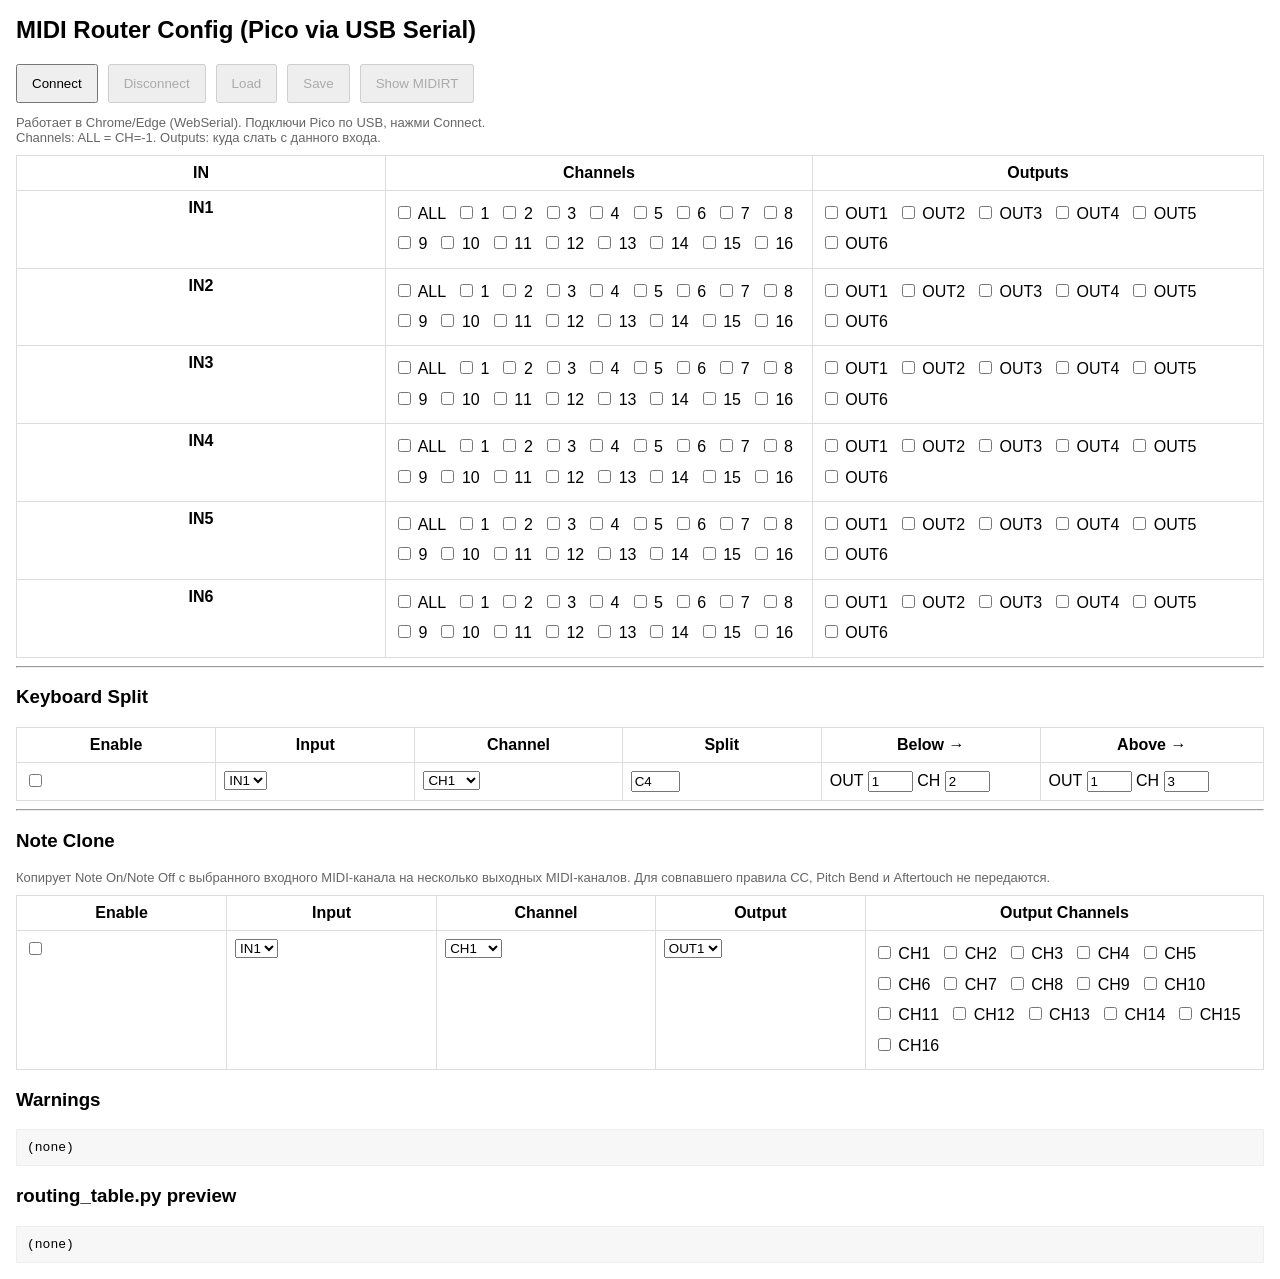
<file: MIDI router V4/index_note_clone.html>
<html>
<head>
<meta charset="utf-8" />
<meta name="viewport" content="width=device-width,initial-scale=1" />
<title>MIDI Router (USB)</title>
<style>
  body { font-family: sans-serif; margin: 16px; }
  table { border-collapse: collapse; width: 100%; }
  th, td { border: 1px solid #ddd; padding: 8px; vertical-align: top; }
  th { width: 60px; white-space: nowrap; }
  .wrap { line-height: 1.9; }
  .cb { display:inline-block; margin-right: 10px; white-space: nowrap; }
  .bar { display:flex; gap:10px; align-items:center; margin: 12px 0; flex-wrap: wrap; }
  button { padding: 10px 14px; }
  #status { font-size: 14px; }
  .hint { color:#666; font-size: 13px; margin-bottom: 10px; }
  pre { background:#f7f7f7; padding:10px; border:1px solid #eee; overflow:auto; }
</style>
</head>
<body>
<h2>MIDI Router Config (Pico via USB Serial)</h2>

<div class="bar">
  <button id="btnConnect">Connect</button>
  <button id="btnDisconnect" disabled>Disconnect</button>
  <button id="btnLoad" disabled>Load</button>
  <button id="btnSave" disabled>Save</button>
  <button id="btnMidirt" disabled>Show MIDIRT</button>
  <span id="status"></span>
</div>

<div class="hint">
  Работает в Chrome/Edge (WebSerial). Подключи Pico по USB, нажми Connect.<br/>
  Channels: ALL = CH=-1. Outputs: куда слать с данного входа.
</div>

<table id="tbl">
  <thead><tr><th>IN</th><th>Channels</th><th>Outputs</th></tr></thead>
  <tbody></tbody>
</table>
<hr>

<h3>Keyboard Split</h3>

<table id="splitTable">
<thead>
<tr>
<th>Enable</th>
<th>Input</th>
<th>Channel</th>
<th>Split</th>
<th>Below →</th>
<th>Above →</th>
</tr>
</thead>

<tbody>

<tr>

<td>
<input type="checkbox" id="splitEnable0">
</td>

<td>
<select id="splitIn0">
<option>IN1</option>
<option>IN2</option>
<option>IN3</option>
<option>IN4</option>
<option>IN5</option>
<option>IN6</option>
</select>
</td>

<td>
<select id="splitCh0">
<option>CH1</option>
<option>CH2</option>
<option>CH3</option>
<option>CH4</option>
<option>CH5</option>
<option>CH6</option>
<option>CH7</option>
<option>CH8</option>
<option>CH9</option>
<option>CH10</option>
<option>CH11</option>
<option>CH12</option>
<option>CH13</option>
<option>CH14</option>
<option>CH15</option>
<option>CH16</option>
</select>
</td>

<td>
<input id="splitNote0" value="C4" size="4">
</td>

<td>
OUT
<input id="splitLowOut0" type="number" min="1" max="6" value="1" style="width:45px">
CH
<input id="splitLowCh0" type="number" min="1" max="16" value="2" style="width:45px">
</td>

<td>
OUT
<input id="splitHighOut0" type="number" min="1" max="6" value="1" style="width:45px">
CH
<input id="splitHighCh0" type="number" min="1" max="16" value="3" style="width:45px">
</td>

</tr>

</tbody>
</table>

<hr>

<h3>Note Clone</h3>
<div class="hint">
  Копирует Note On/Note Off с выбранного входного MIDI-канала
  на несколько выходных MIDI-каналов. Для совпавшего правила CC,
  Pitch Bend и Aftertouch не передаются.
</div>

<table id="noteCloneTable">
<thead>
<tr>
<th>Enable</th>
<th>Input</th>
<th>Channel</th>
<th>Output</th>
<th>Output Channels</th>
</tr>
</thead>
<tbody>
<tr>
<td><input type="checkbox" id="noteCloneEnable0"></td>
<td>
<select id="noteCloneIn0">
<option>IN1</option><option>IN2</option><option>IN3</option>
<option>IN4</option><option>IN5</option><option>IN6</option>
</select>
</td>
<td>
<select id="noteCloneCh0">
<option>CH1</option><option>CH2</option><option>CH3</option>
<option>CH4</option><option>CH5</option><option>CH6</option>
<option>CH7</option><option>CH8</option><option>CH9</option>
<option>CH10</option><option>CH11</option><option>CH12</option>
<option>CH13</option><option>CH14</option><option>CH15</option>
<option>CH16</option>
</select>
</td>
<td>
<select id="noteCloneOut0">
<option>OUT1</option><option>OUT2</option><option>OUT3</option>
<option>OUT4</option><option>OUT5</option><option>OUT6</option>
</select>
</td>
<td id="noteCloneOutputChannels0" class="wrap"></td>
</tr>
</tbody>
</table>

<h3>Warnings</h3>
<pre id="warn">(none)</pre>

<h3>routing_table.py preview</h3>
<pre id="midirt">(none)</pre>

<script>
const NUM_PORTS = 6;
const NUM_OUTS = 6;
const CH_LABELS = ["ALL", ...Array.from({length:16}, (_,i)=>String(i+1))];

const el = (id) => document.getElementById(id);
const sid = (i, kind, j) => `in${i}-${kind}${j}`;
const setStatus = (msg, ok=true) => { el("status").textContent = msg; el("status").style.color = ok ? "green":"crimson"; };

function buildTable() {
  const tb = el("tbl").querySelector("tbody");
  tb.innerHTML = "";
  for (let i=0;i<NUM_PORTS;i++) {
    const tr = document.createElement("tr");
    const th = document.createElement("th");
    th.textContent = `IN${i+1}`;
    tr.appendChild(th);

    const tdCh = document.createElement("td"); tdCh.className = "wrap";
    for (let c=0;c<17;c++) {
      const lab = document.createElement("label"); lab.className = "cb";
      const inp = document.createElement("input"); inp.type="checkbox"; inp.id = sid(i,"ch",c);
      lab.appendChild(inp);
      lab.appendChild(document.createTextNode(" " + CH_LABELS[c]));
      tdCh.appendChild(lab);
    }
    tr.appendChild(tdCh);

    const tdOut = document.createElement("td"); tdOut.className = "wrap";
    for (let o=0;o<NUM_OUTS;o++) {
      const lab = document.createElement("label"); lab.className = "cb";
      const inp = document.createElement("input"); inp.type="checkbox"; inp.id = sid(i,"out",o);
      lab.appendChild(inp);
      lab.appendChild(document.createTextNode(" OUT" + (o+1)));
      tdOut.appendChild(lab);
    }
    tr.appendChild(tdOut);

    tb.appendChild(tr);
  }
}

buildTable();

function buildNoteCloneOutputChannels() {
  const td = el("noteCloneOutputChannels0");
  for (let ch = 1; ch <= 16; ch++) {
    const label = document.createElement("label");
    label.className = "cb";

    const input = document.createElement("input");
    input.type = "checkbox";
    input.id = `noteCloneOutCh0-${ch}`;

    label.appendChild(input);
    label.appendChild(document.createTextNode(" CH" + ch));
    td.appendChild(label);
  }
}

buildNoteCloneOutputChannels();

let port = null;
let reader = null;
let writer = null;
let rxBuf = "";
let pending = []; // queue of resolvers waiting for lines

function setConnectedUI(connected) {
  el("btnDisconnect").disabled = !connected;
  el("btnLoad").disabled = !connected;
  el("btnSave").disabled = !connected;
  el("btnMidirt").disabled = !connected;
}

async function disconnect() {
  try {
    // Stop reader loop
    try { if (reader) await reader.cancel(); } catch (e) {}
    try { if (reader) reader.releaseLock(); } catch (e) {}
    reader = null;

    try { if (writer) writer.releaseLock(); } catch (e) {}
    writer = null;

    try { if (port) await port.close(); } catch (e) {}
    port = null;

    rxBuf = "";
    pending = [];
    setConnectedUI(false);
    setStatus("Disconnected");
  } catch (e) {
    setStatus("Disconnect failed: " + e, false);
  }
}


function pushLine(line) {
  if (pending.length) pending.shift()(line);
}

async function readLoop() {
  const dec = new TextDecoder();
  while (true) {
    const { value, done } = await reader.read();
    if (done) break;
    const chunk = dec.decode(value);
    rxBuf += chunk;
    let idx;
    while ((idx = rxBuf.indexOf("\n")) >= 0) {
      const line = rxBuf.slice(0, idx).replace(/\r$/, "");
      rxBuf = rxBuf.slice(idx+1);
      pushLine(line);
    }
  }
}

function readLine() {
  return new Promise((resolve) => pending.push(resolve));
}

async function sendLine(s) {
  const enc = new TextEncoder();
  await writer.write(enc.encode(s + "\n"));
}

async function rpcGet() {
  await sendLine("GET");
  const line = await readLine();
  if (!line.startsWith("OK ")) throw new Error(line);
  return JSON.parse(line.slice(3));
}

async function rpcSet(obj) {
  const payload = JSON.stringify(obj);
  await sendLine("SET " + payload);
  const line = await readLine();
  if (!line.startsWith("OK")) throw new Error(line);
  return true;
}
async function rpcGetSplit() {

  await sendLine("GETSPLIT");

  const line = await readLine();

  if (!line.startsWith("OK ")) throw new Error(line);

  return JSON.parse(line.slice(3));

}

async function rpcSetSplit(obj) {

  const payload = JSON.stringify(obj);

  await sendLine("SETSPLIT " + payload);

  const line = await readLine();

  if (!line.startsWith("OK")) throw new Error(line);

  return true;

}

async function rpcGetNoteClone() {
  await sendLine("GETNOTECLONE");
  const line = await readLine();
  if (!line.startsWith("OK ")) throw new Error(line);
  return JSON.parse(line.slice(3));
}

async function rpcSetNoteClone(obj) {
  await sendLine("SETNOTECLONE " + JSON.stringify(obj));
  const line = await readLine();
  if (!line.startsWith("OK")) throw new Error(line);
  return true;
}

function collectNoteClone() {
  const outputChannels = [];

  for (let ch = 1; ch <= 16; ch++) {
    if (el(`noteCloneOutCh0-${ch}`).checked) {
      outputChannels.push(ch);
    }
  }

  return {
    version: 1,
    enabled: el("noteCloneEnable0").checked,
    rules: [{
      enabled: el("noteCloneEnable0").checked,
      input: Number(el("noteCloneIn0").selectedIndex),
      channel: Number(el("noteCloneCh0").selectedIndex) + 1,
      output: Number(el("noteCloneOut0").selectedIndex),
      output_channels: outputChannels
    }]
  };
}

function applyNoteClone(cfg) {
  if (!cfg || !Array.isArray(cfg.rules) || cfg.rules.length === 0) {
    if (cfg && typeof cfg.enabled !== "undefined") {
      el("noteCloneEnable0").checked = !!cfg.enabled;
    }
    return;
  }

  const rule = cfg.rules[0];

  el("noteCloneEnable0").checked = !!rule.enabled;
  el("noteCloneIn0").selectedIndex = Math.max(
    0, Math.min(5, Number(rule.input || 0))
  );
  el("noteCloneCh0").selectedIndex = Math.max(
    0, Math.min(15, Number(rule.channel || 1) - 1)
  );
  el("noteCloneOut0").selectedIndex = Math.max(
    0, Math.min(NUM_OUTS - 1, Number(rule.output || 0))
  );

  for (let ch = 1; ch <= 16; ch++) {
    el(`noteCloneOutCh0-${ch}`).checked = false;
  }

  if (Array.isArray(rule.output_channels)) {
    for (const ch of rule.output_channels) {
      if (Number.isInteger(ch) && ch >= 1 && ch <= 16) {
        el(`noteCloneOutCh0-${ch}`).checked = true;
      }
    }
  }
}

async function rpcMidirt() {
  await sendLine("MIDIRT");
  let out = [];
  while (true) {
    const line = await readLine();
    if (line === "END") break;
    if (line.startsWith("ERR")) throw new Error(line);
    if (line !== "BEGIN") out.push(line);
  }
  return out.join("\n");
}

function collectMatrix() {
  const m = { version: 1, inputs: [], warnings: [] };
  for (let i=0;i<NUM_PORTS;i++) {
    const channels = [];
    const outputs = [];
    for (let c=0;c<17;c++) channels.push(!!el(sid(i,"ch",c)).checked);
    for (let o=0;o<NUM_OUTS;o++) outputs.push(!!el(sid(i,"out",o)).checked);
    m.inputs.push({ channels, outputs });
  }
  return m;
}

function applyMatrix(m) {
  for (let i=0;i<NUM_PORTS;i++) {
    for (let c=0;c<17;c++)
      el(sid(i,"ch",c)).checked = !!m.inputs[i].channels[c];

    for (let o=0;o<NUM_OUTS;o++)
      el(sid(i,"out",o)).checked = !!m.inputs[i].outputs[o];
  }

  el("warn").textContent =
      (m.warnings && m.warnings.length)
          ? m.warnings.join("\n")
          : "(none)";
}

function collectSplit() {
  return {
    version: 1,
    splits: [{
      enabled: el("splitEnable0").checked,
      input: Number(el("splitIn0").selectedIndex),
      channel: Number(el("splitCh0").selectedIndex) + 1,
      split_note: el("splitNote0").value.trim(),

      low: {
        output: Number(el("splitLowOut0").value) - 1,
        channel: Number(el("splitLowCh0").value)
      },

      high: {
        output: Number(el("splitHighOut0").value) - 1,
        channel: Number(el("splitHighCh0").value)
      }
    }]
  };
}


function applySplit(cfg) {

  if (!cfg.splits || cfg.splits.length === 0)

    return;

  const s = cfg.splits[0];

  el("splitEnable0").checked = !!s.enabled;

  el("splitIn0").selectedIndex = s.input;

  el("splitCh0").selectedIndex = s.channel - 1;

  el("splitNote0").value = s.split_note;

  el("splitLowOut0").value = s.low.output + 1;

  el("splitLowCh0").value = s.low.channel;

  el("splitHighOut0").value = s.high.output + 1;

  el("splitHighCh0").value = s.high.channel;

}

setConnectedUI(false);

el("btnConnect").addEventListener("click", async () => {
  try {
    port = await navigator.serial.requestPort();
    await port.open({ baudRate: 115200 });
    writer = port.writable.getWriter();
    reader = port.readable.getReader();
    readLoop();
    setConnectedUI(true);
    setStatus("Connected");
  } catch (e) {
    setStatus("Connect failed: " + e, false);
  }
});

el("btnDisconnect").addEventListener("click", disconnect);

el("btnLoad").addEventListener("click", async () => {
  try {
    const m = await rpcGet();
    applyMatrix(m);

    const split = await rpcGetSplit();
    applySplit(split);

    const noteClone = await rpcGetNoteClone();
    applyNoteClone(noteClone);

    setStatus("Loaded");
  } catch (e) {
    setStatus("Load failed: " + e, false);
  }
});

el("btnSave").addEventListener("click", async () => {
  try {
    const m = collectMatrix();
    await rpcSet(m);

    const split = collectSplit();
    await rpcSetSplit(split);

    const noteClone = collectNoteClone();
    await rpcSetNoteClone(noteClone);

    const m2 = await rpcGet();
    applyMatrix(m2);

    const split2 = await rpcGetSplit();
    applySplit(split2);

    const noteClone2 = await rpcGetNoteClone();
    applyNoteClone(noteClone2);

    setStatus("Saved");
  } catch (e) {
    setStatus("Save failed: " + e, false);
  }
});

el("btnMidirt").addEventListener("click", async () => {
  try {
    el("midirt").textContent = await rpcMidirt();
  } catch (e) {
    el("midirt").textContent = "Failed: " + e;
  }
});
</script>
</body>
</html>
</file>
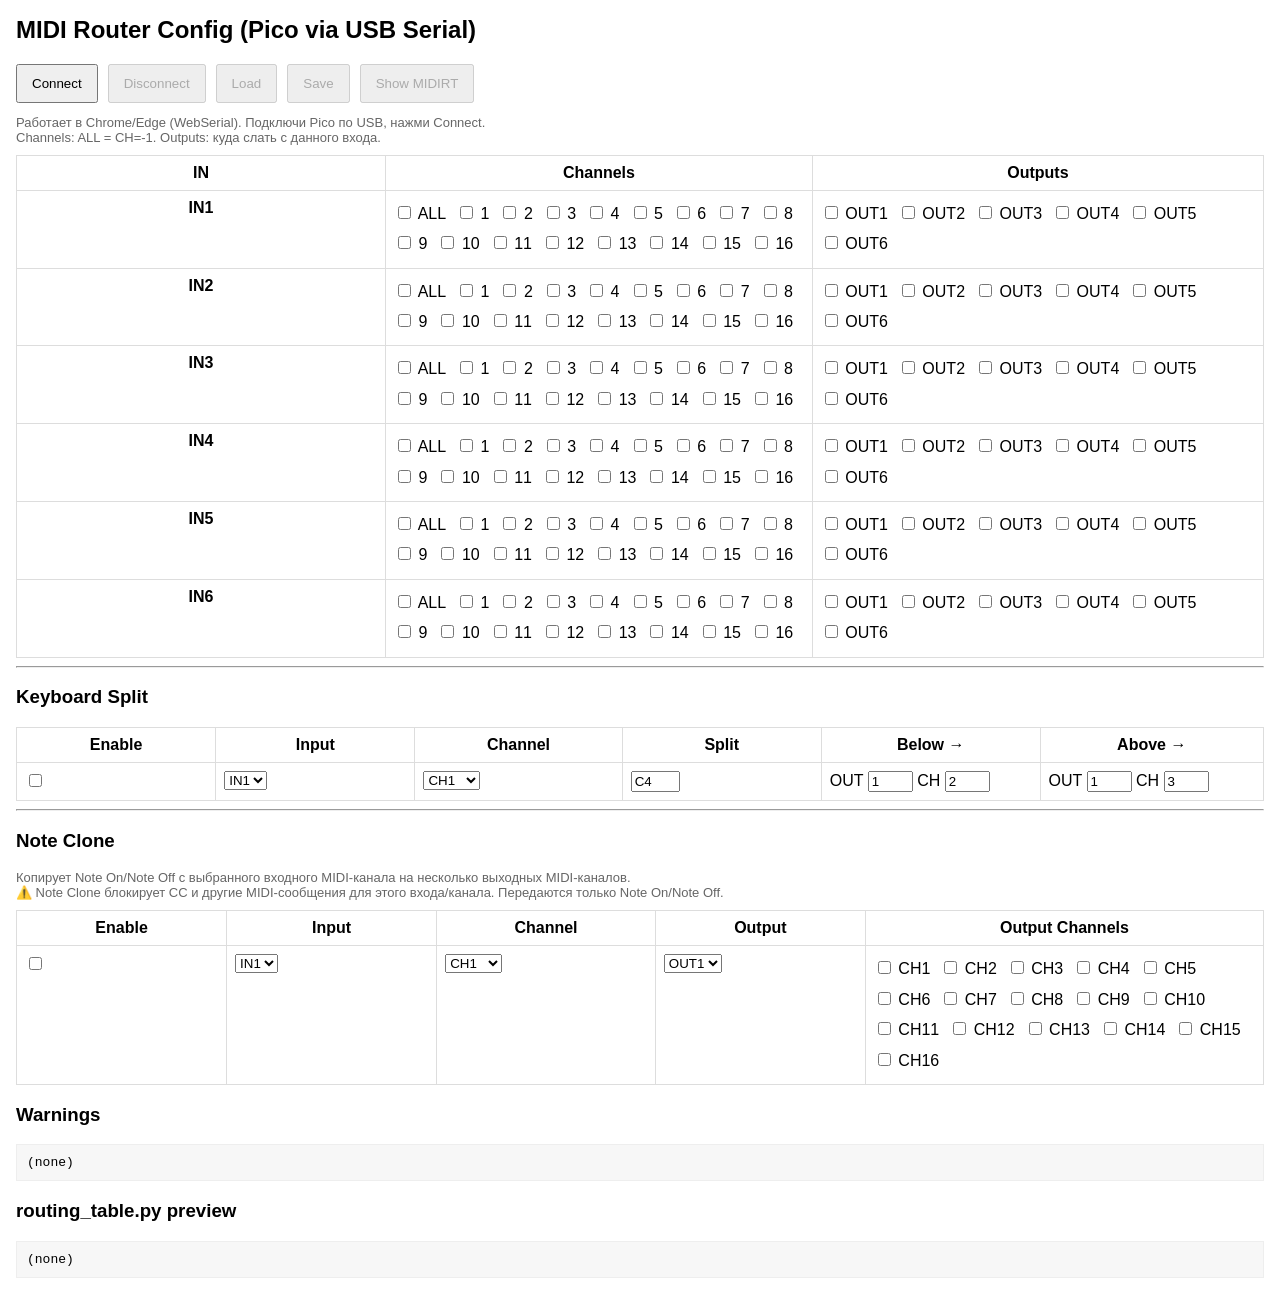
<file: MIDI router V4/index_note_clone_updated.html>
<html>
<head>
<meta charset="utf-8" />
<meta name="viewport" content="width=device-width,initial-scale=1" />
<title>MIDI Router (USB)</title>
<style>
  body { font-family: sans-serif; margin: 16px; }
  table { border-collapse: collapse; width: 100%; }
  th, td { border: 1px solid #ddd; padding: 8px; vertical-align: top; }
  th { width: 60px; white-space: nowrap; }
  .wrap { line-height: 1.9; }
  .cb { display:inline-block; margin-right: 10px; white-space: nowrap; }
  .bar { display:flex; gap:10px; align-items:center; margin: 12px 0; flex-wrap: wrap; }
  button { padding: 10px 14px; }
  #status { font-size: 14px; }
  .hint { color:#666; font-size: 13px; margin-bottom: 10px; }
  pre { background:#f7f7f7; padding:10px; border:1px solid #eee; overflow:auto; }
</style>
</head>
<body>
<h2>MIDI Router Config (Pico via USB Serial)</h2>

<div class="bar">
  <button id="btnConnect">Connect</button>
  <button id="btnDisconnect" disabled>Disconnect</button>
  <button id="btnLoad" disabled>Load</button>
  <button id="btnSave" disabled>Save</button>
  <button id="btnMidirt" disabled>Show MIDIRT</button>
  <span id="status"></span>
</div>

<div class="hint">
  Работает в Chrome/Edge (WebSerial). Подключи Pico по USB, нажми Connect.<br/>
  Channels: ALL = CH=-1. Outputs: куда слать с данного входа.
</div>

<table id="tbl">
  <thead><tr><th>IN</th><th>Channels</th><th>Outputs</th></tr></thead>
  <tbody></tbody>
</table>
<hr>

<h3>Keyboard Split</h3>

<table id="splitTable">
<thead>
<tr>
<th>Enable</th>
<th>Input</th>
<th>Channel</th>
<th>Split</th>
<th>Below →</th>
<th>Above →</th>
</tr>
</thead>

<tbody>

<tr>

<td>
<input type="checkbox" id="splitEnable0">
</td>

<td>
<select id="splitIn0">
<option>IN1</option>
<option>IN2</option>
<option>IN3</option>
<option>IN4</option>
<option>IN5</option>
<option>IN6</option>
</select>
</td>

<td>
<select id="splitCh0">
<option>CH1</option>
<option>CH2</option>
<option>CH3</option>
<option>CH4</option>
<option>CH5</option>
<option>CH6</option>
<option>CH7</option>
<option>CH8</option>
<option>CH9</option>
<option>CH10</option>
<option>CH11</option>
<option>CH12</option>
<option>CH13</option>
<option>CH14</option>
<option>CH15</option>
<option>CH16</option>
</select>
</td>

<td>
<input id="splitNote0" value="C4" size="4">
</td>

<td>
OUT
<input id="splitLowOut0" type="number" min="1" max="6" value="1" style="width:45px">
CH
<input id="splitLowCh0" type="number" min="1" max="16" value="2" style="width:45px">
</td>

<td>
OUT
<input id="splitHighOut0" type="number" min="1" max="6" value="1" style="width:45px">
CH
<input id="splitHighCh0" type="number" min="1" max="16" value="3" style="width:45px">
</td>

</tr>

</tbody>
</table>

<hr>

<h3>Note Clone</h3>
<div class="hint">
  Копирует Note On/Note Off с выбранного входного MIDI-канала
  на несколько выходных MIDI-каналов.<br>
  ⚠️ Note Clone блокирует CC и другие MIDI-сообщения для этого входа/канала.
  Передаются только Note On/Note Off.
</div>

<table id="noteCloneTable">
<thead>
<tr>
<th>Enable</th>
<th>Input</th>
<th>Channel</th>
<th>Output</th>
<th>Output Channels</th>
</tr>
</thead>
<tbody>
<tr>
<td><input type="checkbox" id="noteCloneEnable0"></td>
<td>
<select id="noteCloneIn0">
<option>IN1</option><option>IN2</option><option>IN3</option>
<option>IN4</option><option>IN5</option><option>IN6</option>
</select>
</td>
<td>
<select id="noteCloneCh0">
<option>CH1</option><option>CH2</option><option>CH3</option>
<option>CH4</option><option>CH5</option><option>CH6</option>
<option>CH7</option><option>CH8</option><option>CH9</option>
<option>CH10</option><option>CH11</option><option>CH12</option>
<option>CH13</option><option>CH14</option><option>CH15</option>
<option>CH16</option>
</select>
</td>
<td>
<select id="noteCloneOut0">
<option>OUT1</option><option>OUT2</option><option>OUT3</option>
<option>OUT4</option><option>OUT5</option><option>OUT6</option>
</select>
</td>
<td id="noteCloneOutputChannels0" class="wrap"></td>
</tr>
</tbody>
</table>

<h3>Warnings</h3>
<pre id="warn">(none)</pre>

<h3>routing_table.py preview</h3>
<pre id="midirt">(none)</pre>

<script>
const NUM_PORTS = 6;
const NUM_OUTS = 6;
const CH_LABELS = ["ALL", ...Array.from({length:16}, (_,i)=>String(i+1))];

const el = (id) => document.getElementById(id);
const sid = (i, kind, j) => `in${i}-${kind}${j}`;
const setStatus = (msg, ok=true) => { el("status").textContent = msg; el("status").style.color = ok ? "green":"crimson"; };

function buildTable() {
  const tb = el("tbl").querySelector("tbody");
  tb.innerHTML = "";
  for (let i=0;i<NUM_PORTS;i++) {
    const tr = document.createElement("tr");
    const th = document.createElement("th");
    th.textContent = `IN${i+1}`;
    tr.appendChild(th);

    const tdCh = document.createElement("td"); tdCh.className = "wrap";
    for (let c=0;c<17;c++) {
      const lab = document.createElement("label"); lab.className = "cb";
      const inp = document.createElement("input"); inp.type="checkbox"; inp.id = sid(i,"ch",c);
      lab.appendChild(inp);
      lab.appendChild(document.createTextNode(" " + CH_LABELS[c]));
      tdCh.appendChild(lab);
    }
    tr.appendChild(tdCh);

    const tdOut = document.createElement("td"); tdOut.className = "wrap";
    for (let o=0;o<NUM_OUTS;o++) {
      const lab = document.createElement("label"); lab.className = "cb";
      const inp = document.createElement("input"); inp.type="checkbox"; inp.id = sid(i,"out",o);
      lab.appendChild(inp);
      lab.appendChild(document.createTextNode(" OUT" + (o+1)));
      tdOut.appendChild(lab);
    }
    tr.appendChild(tdOut);

    tb.appendChild(tr);
  }
}

buildTable();

function buildNoteCloneOutputChannels() {
  const td = el("noteCloneOutputChannels0");
  for (let ch = 1; ch <= 16; ch++) {
    const label = document.createElement("label");
    label.className = "cb";

    const input = document.createElement("input");
    input.type = "checkbox";
    input.id = `noteCloneOutCh0-${ch}`;

    label.appendChild(input);
    label.appendChild(document.createTextNode(" CH" + ch));
    td.appendChild(label);
  }
}

buildNoteCloneOutputChannels();

let port = null;
let reader = null;
let writer = null;
let rxBuf = "";
let pending = []; // queue of resolvers waiting for lines

function setConnectedUI(connected) {
  el("btnDisconnect").disabled = !connected;
  el("btnLoad").disabled = !connected;
  el("btnSave").disabled = !connected;
  el("btnMidirt").disabled = !connected;
}

async function disconnect() {
  try {
    // Stop reader loop
    try { if (reader) await reader.cancel(); } catch (e) {}
    try { if (reader) reader.releaseLock(); } catch (e) {}
    reader = null;

    try { if (writer) writer.releaseLock(); } catch (e) {}
    writer = null;

    try { if (port) await port.close(); } catch (e) {}
    port = null;

    rxBuf = "";
    pending = [];
    setConnectedUI(false);
    setStatus("Disconnected");
  } catch (e) {
    setStatus("Disconnect failed: " + e, false);
  }
}


function pushLine(line) {
  if (pending.length) pending.shift()(line);
}

async function readLoop() {
  const dec = new TextDecoder();
  while (true) {
    const { value, done } = await reader.read();
    if (done) break;
    const chunk = dec.decode(value);
    rxBuf += chunk;
    let idx;
    while ((idx = rxBuf.indexOf("\n")) >= 0) {
      const line = rxBuf.slice(0, idx).replace(/\r$/, "");
      rxBuf = rxBuf.slice(idx+1);
      pushLine(line);
    }
  }
}

function readLine() {
  return new Promise((resolve) => pending.push(resolve));
}

async function sendLine(s) {
  const enc = new TextEncoder();
  await writer.write(enc.encode(s + "\n"));
}

async function rpcGet() {
  await sendLine("GET");
  const line = await readLine();
  if (!line.startsWith("OK ")) throw new Error(line);
  return JSON.parse(line.slice(3));
}

async function rpcSet(obj) {
  const payload = JSON.stringify(obj);
  await sendLine("SET " + payload);
  const line = await readLine();
  if (!line.startsWith("OK")) throw new Error(line);
  return true;
}
async function rpcGetSplit() {

  await sendLine("GETSPLIT");

  const line = await readLine();

  if (!line.startsWith("OK ")) throw new Error(line);

  return JSON.parse(line.slice(3));

}

async function rpcSetSplit(obj) {

  const payload = JSON.stringify(obj);

  await sendLine("SETSPLIT " + payload);

  const line = await readLine();

  if (!line.startsWith("OK")) throw new Error(line);

  return true;

}

async function rpcGetNoteClone() {
  await sendLine("GETNOTECLONE");
  const line = await readLine();
  if (!line.startsWith("OK ")) throw new Error(line);
  return JSON.parse(line.slice(3));
}

async function rpcSetNoteClone(obj) {
  await sendLine("SETNOTECLONE " + JSON.stringify(obj));
  const line = await readLine();
  if (!line.startsWith("OK")) throw new Error(line);
  return true;
}

function collectNoteClone() {
  const outputChannels = [];

  for (let ch = 1; ch <= 16; ch++) {
    if (el(`noteCloneOutCh0-${ch}`).checked) {
      outputChannels.push(ch);
    }
  }

  return {
    version: 1,
    enabled: el("noteCloneEnable0").checked,
    rules: [{
      enabled: el("noteCloneEnable0").checked,
      input: Number(el("noteCloneIn0").selectedIndex),
      channel: Number(el("noteCloneCh0").selectedIndex) + 1,
      output: Number(el("noteCloneOut0").selectedIndex),
      output_channels: outputChannels
    }]
  };
}

function applyNoteClone(cfg) {
  if (!cfg || !Array.isArray(cfg.rules) || cfg.rules.length === 0) {
    if (cfg && typeof cfg.enabled !== "undefined") {
      el("noteCloneEnable0").checked = !!cfg.enabled;
    }
    return;
  }

  const rule = cfg.rules[0];

  el("noteCloneEnable0").checked = !!rule.enabled;
  el("noteCloneIn0").selectedIndex = Math.max(
    0, Math.min(5, Number(rule.input || 0))
  );
  el("noteCloneCh0").selectedIndex = Math.max(
    0, Math.min(15, Number(rule.channel || 1) - 1)
  );
  el("noteCloneOut0").selectedIndex = Math.max(
    0, Math.min(NUM_OUTS - 1, Number(rule.output || 0))
  );

  for (let ch = 1; ch <= 16; ch++) {
    el(`noteCloneOutCh0-${ch}`).checked = false;
  }

  if (Array.isArray(rule.output_channels)) {
    for (const ch of rule.output_channels) {
      if (Number.isInteger(ch) && ch >= 1 && ch <= 16) {
        el(`noteCloneOutCh0-${ch}`).checked = true;
      }
    }
  }
}

async function rpcMidirt() {
  await sendLine("MIDIRT");
  let out = [];
  while (true) {
    const line = await readLine();
    if (line === "END") break;
    if (line.startsWith("ERR")) throw new Error(line);
    if (line !== "BEGIN") out.push(line);
  }
  return out.join("\n");
}

function collectMatrix() {
  const m = { version: 1, inputs: [], warnings: [] };
  for (let i=0;i<NUM_PORTS;i++) {
    const channels = [];
    const outputs = [];
    for (let c=0;c<17;c++) channels.push(!!el(sid(i,"ch",c)).checked);
    for (let o=0;o<NUM_OUTS;o++) outputs.push(!!el(sid(i,"out",o)).checked);
    m.inputs.push({ channels, outputs });
  }
  return m;
}

function applyMatrix(m) {
  for (let i=0;i<NUM_PORTS;i++) {
    for (let c=0;c<17;c++)
      el(sid(i,"ch",c)).checked = !!m.inputs[i].channels[c];

    for (let o=0;o<NUM_OUTS;o++)
      el(sid(i,"out",o)).checked = !!m.inputs[i].outputs[o];
  }

  el("warn").textContent =
      (m.warnings && m.warnings.length)
          ? m.warnings.join("\n")
          : "(none)";
}

function collectSplit() {
  return {
    version: 1,
    splits: [{
      enabled: el("splitEnable0").checked,
      input: Number(el("splitIn0").selectedIndex),
      channel: Number(el("splitCh0").selectedIndex) + 1,
      split_note: el("splitNote0").value.trim(),

      low: {
        output: Number(el("splitLowOut0").value) - 1,
        channel: Number(el("splitLowCh0").value)
      },

      high: {
        output: Number(el("splitHighOut0").value) - 1,
        channel: Number(el("splitHighCh0").value)
      }
    }]
  };
}


function applySplit(cfg) {

  if (!cfg.splits || cfg.splits.length === 0)

    return;

  const s = cfg.splits[0];

  el("splitEnable0").checked = !!s.enabled;

  el("splitIn0").selectedIndex = s.input;

  el("splitCh0").selectedIndex = s.channel - 1;

  el("splitNote0").value = s.split_note;

  el("splitLowOut0").value = s.low.output + 1;

  el("splitLowCh0").value = s.low.channel;

  el("splitHighOut0").value = s.high.output + 1;

  el("splitHighCh0").value = s.high.channel;

}

setConnectedUI(false);

el("btnConnect").addEventListener("click", async () => {
  try {
    port = await navigator.serial.requestPort();
    await port.open({ baudRate: 115200 });
    writer = port.writable.getWriter();
    reader = port.readable.getReader();
    readLoop();
    setConnectedUI(true);
    setStatus("Connected");
  } catch (e) {
    setStatus("Connect failed: " + e, false);
  }
});

el("btnDisconnect").addEventListener("click", disconnect);

el("btnLoad").addEventListener("click", async () => {
  try {
    const m = await rpcGet();
    applyMatrix(m);

    const split = await rpcGetSplit();
    applySplit(split);

    const noteClone = await rpcGetNoteClone();
    applyNoteClone(noteClone);

    setStatus("Loaded");
  } catch (e) {
    setStatus("Load failed: " + e, false);
  }
});

el("btnSave").addEventListener("click", async () => {
  try {
    const m = collectMatrix();
    await rpcSet(m);

    const split = collectSplit();
    await rpcSetSplit(split);

    const noteClone = collectNoteClone();
    await rpcSetNoteClone(noteClone);

    const m2 = await rpcGet();
    applyMatrix(m2);

    const split2 = await rpcGetSplit();
    applySplit(split2);

    const noteClone2 = await rpcGetNoteClone();
    applyNoteClone(noteClone2);

    setStatus("Saved");
  } catch (e) {
    setStatus("Save failed: " + e, false);
  }
});

el("btnMidirt").addEventListener("click", async () => {
  try {
    el("midirt").textContent = await rpcMidirt();
  } catch (e) {
    el("midirt").textContent = "Failed: " + e;
  }
});
</script>
</body>
</html>
</file>
